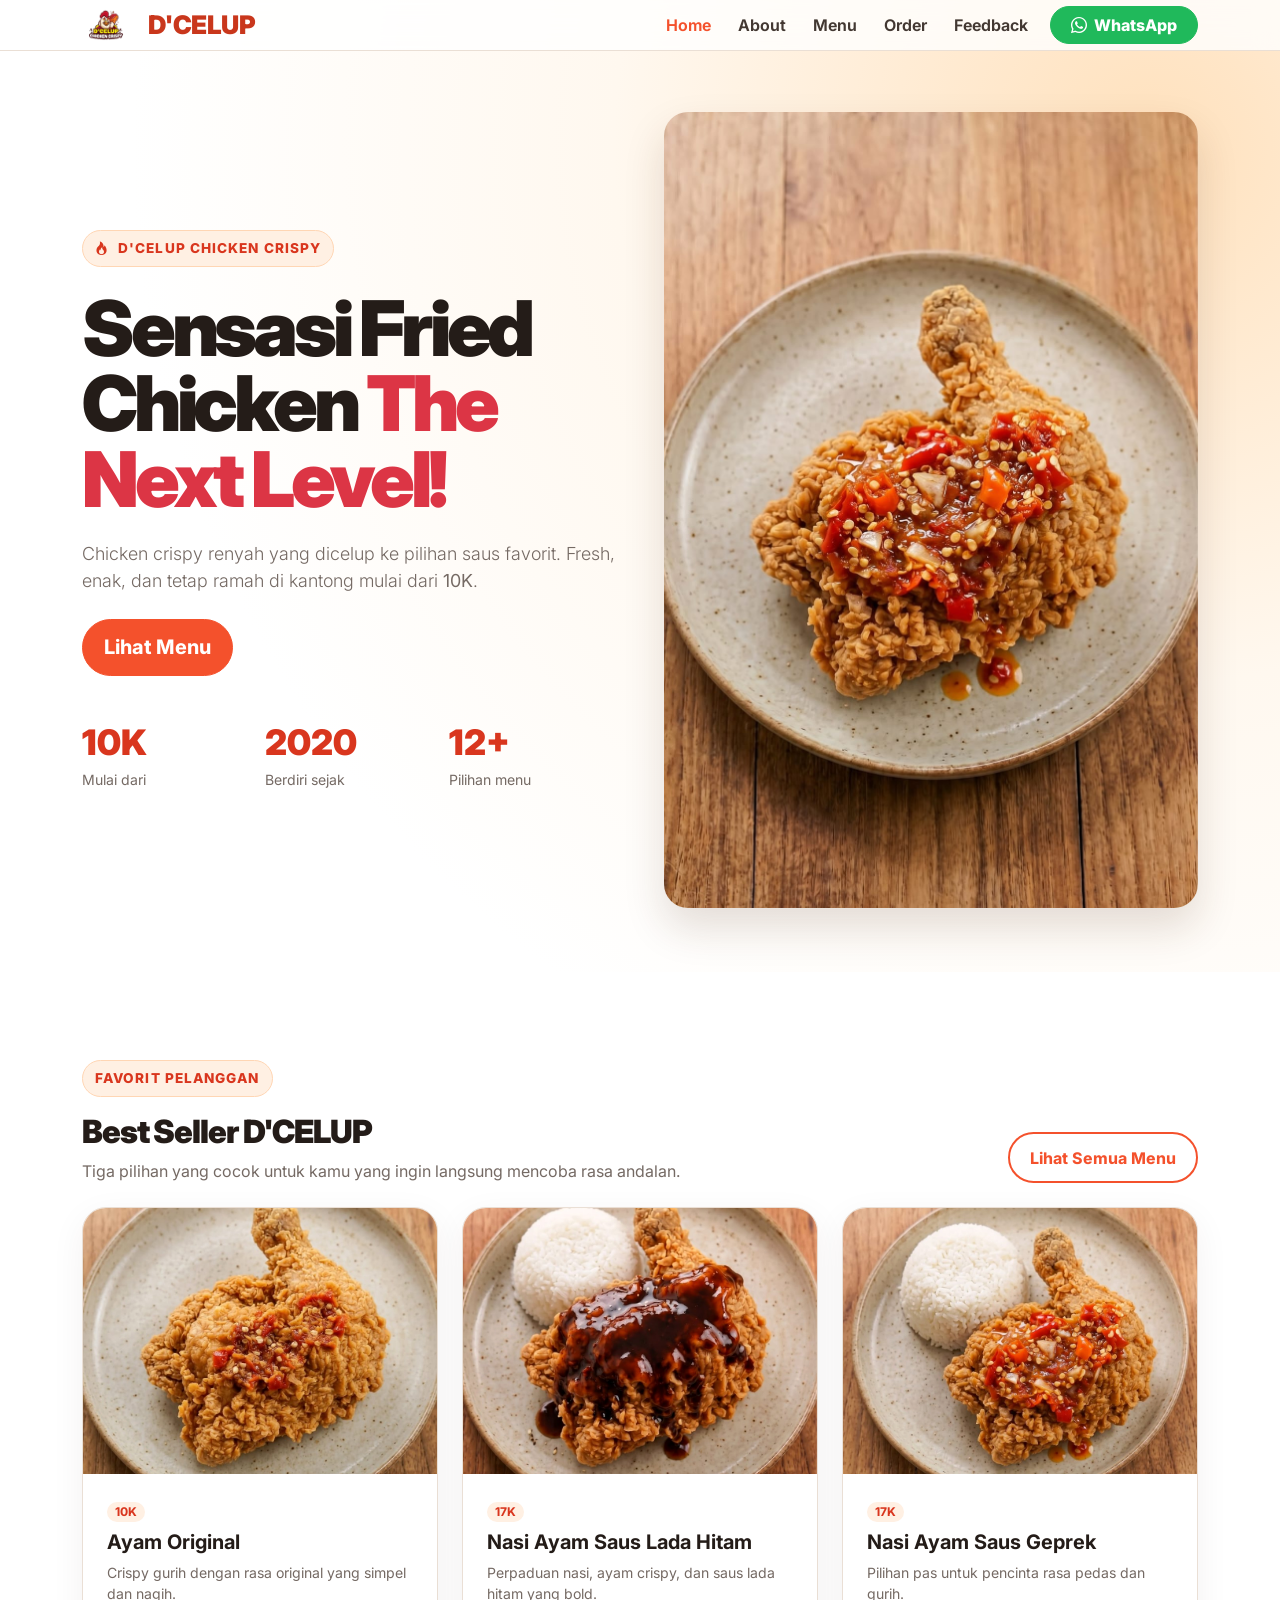
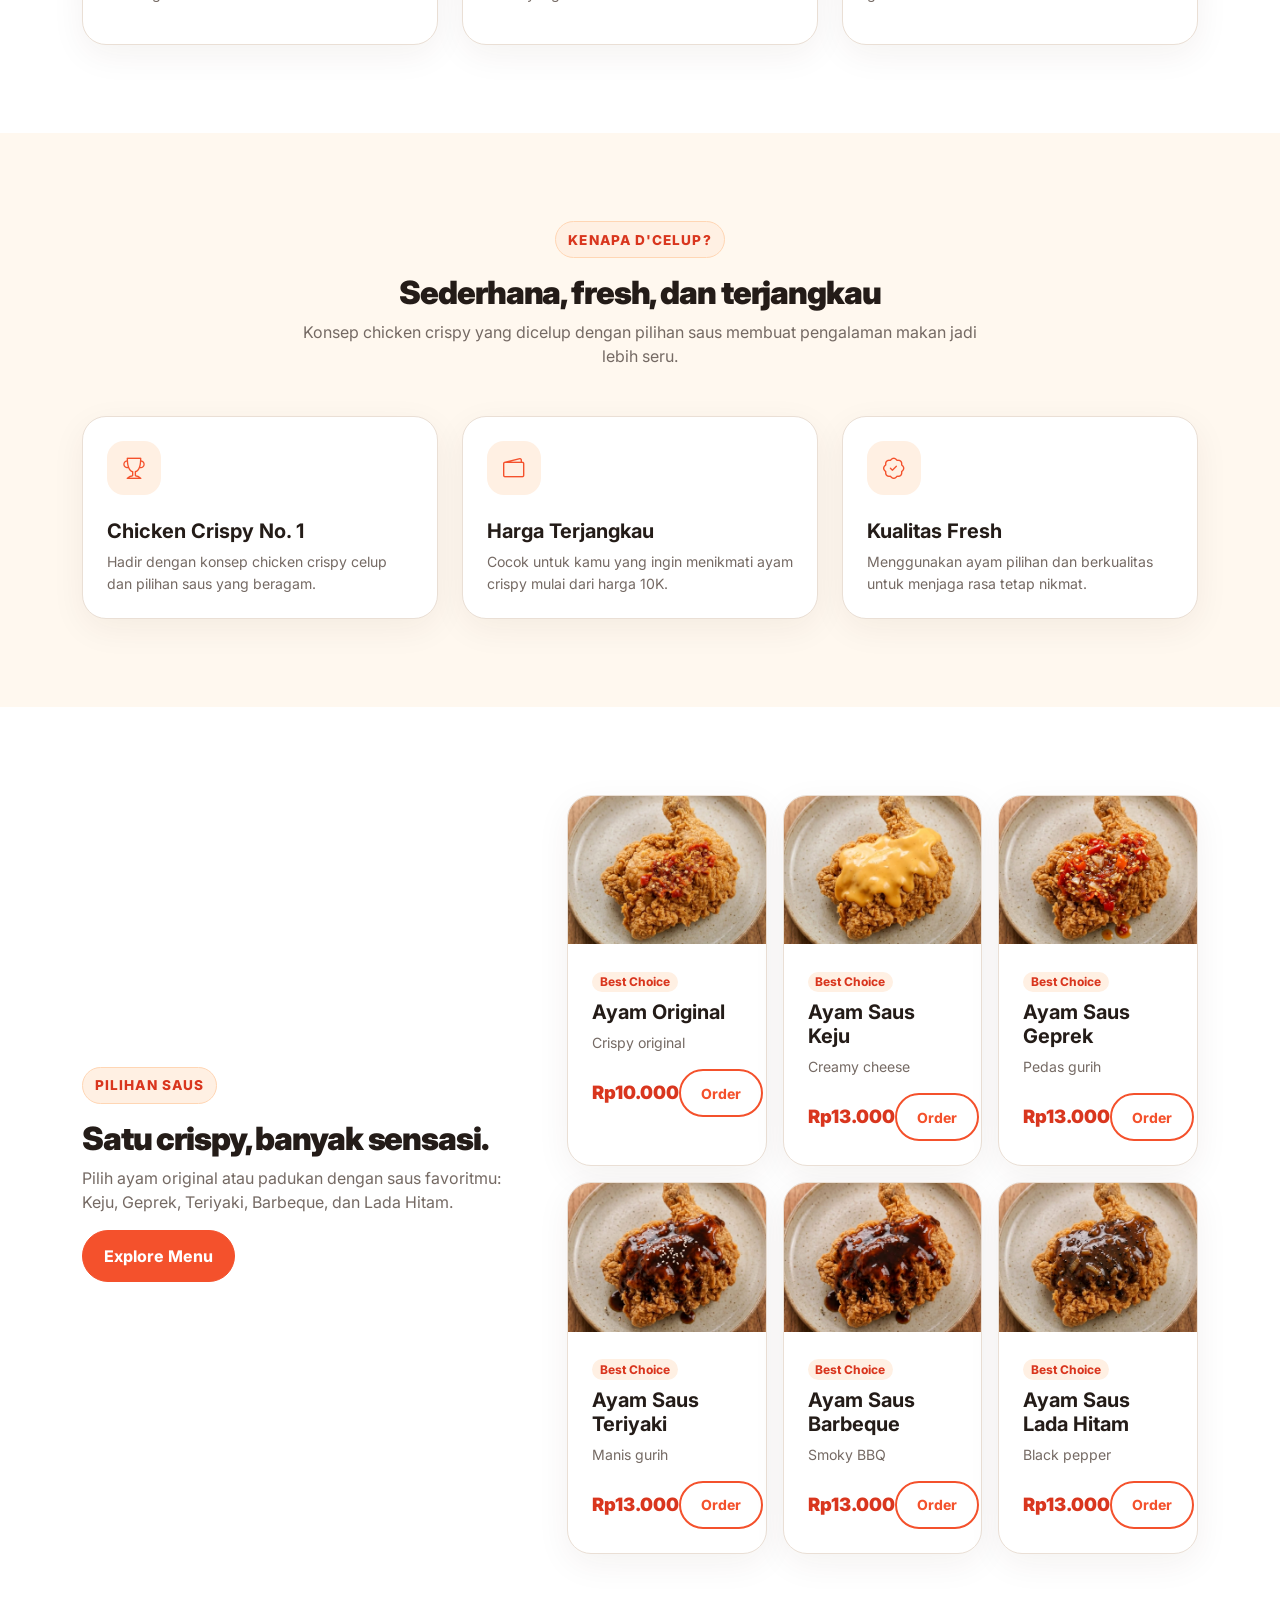
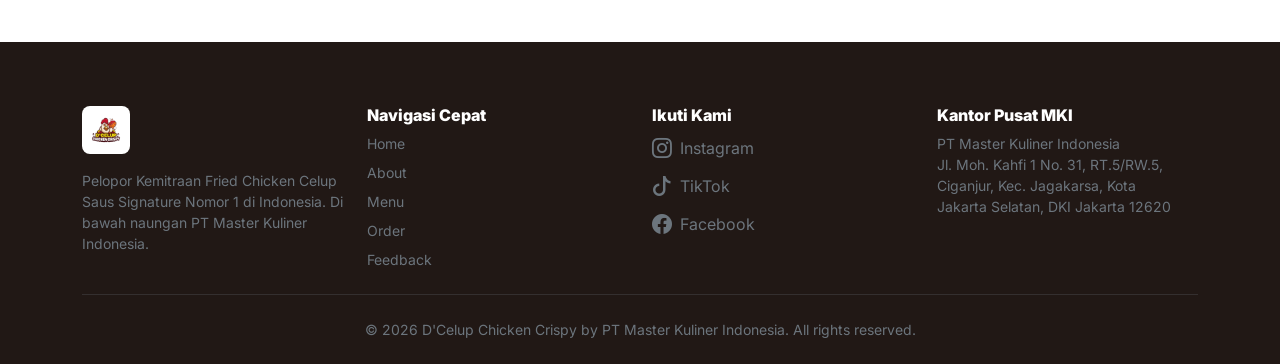
<file: index.html>
<!doctype html>
<html lang="id">

<head>
  <meta charset="utf-8">
  <meta name="viewport" content="width=device-width, initial-scale=1">
  <title>Home | D'CELUP Chicken Crispy</title>

  <link href="https://cdn.jsdelivr.net/npm/bootstrap@5.3.8/dist/css/bootstrap.min.css" rel="stylesheet">
  <link rel="preconnect" href="https://fonts.googleapis.com">
  <link rel="preconnect" href="https://fonts.gstatic.com" crossorigin>
  <link href="https://fonts.googleapis.com/css2?family=Inter:wght@400;500;600;700;800;900&display=swap"
    rel="stylesheet">
  <link href="https://cdn.jsdelivr.net/npm/bootstrap-icons@1.13.1/font/bootstrap-icons.min.css" rel="stylesheet">
  <link rel="stylesheet" href="css/style.css">

</head>

<body>

  <header>
    <nav class="navbar navbar-expand-xl fixed-top">
      <div class="container">
        <a class="navbar-brand d-flex align-items-center" href="index.html" aria-label="D'CELUP Home">
          <img src="images/logo/image.png" alt="D'CELUP Chicken Crispy" class="brand-logo">
          <span class="brand-text">D'CELUP</span>
        </a>
                                <button class="navbar-toggler border-0 shadow-none" type="button" data-bs-toggle="offcanvas" data-bs-target="#offcanvasNav"
          aria-controls="offcanvasNav" aria-label="Buka menu">
          <span class="navbar-toggler-icon"></span>
        </button>

        <div class="offcanvas offcanvas-end" tabindex="-1" id="offcanvasNav" aria-labelledby="offcanvasNavLabel">
          <div class="offcanvas-header border-bottom">
            <h5 class="offcanvas-title d-flex align-items-center" id="offcanvasNavLabel">
              <span class="brand-text fs-5">Menu Navigasi</span>
            </h5>
            <button type="button" class="btn-close shadow-none" data-bs-dismiss="offcanvas" aria-label="Tutup"></button>
          </div>
          <div class="offcanvas-body">
            <ul class="navbar-nav ms-auto align-items-xl-center">
            <li class="nav-item"><a class="nav-link active" href="index.html">Home</a></li>
            <li class="nav-item"><a class="nav-link " href="about.html">About</a>
            </li>
            <li class="nav-item"><a class="nav-link " href="menu.html">Menu</a></li>
            <li class="nav-item"><a class="nav-link " href="order.html">Order</a></li>
            <li class="nav-item"><a class="nav-link " href="feedback.html">Feedback</a>
            </li>
            <li class="nav-item ms-xl-2 mt-2 mt-xl-0">
              <a class="btn wa-btn px-3 py-2"
                href="https://wa.me/6285345034011?text=Halo D'CELUP, saya ingin memesan.%0ANama Pembeli: %0AMenu: %0AJumlah: %0AAmbil Jam Berapa: %0AKeterangan: "
                target="_blank" rel="noopener">
                <i class="bi bi-whatsapp me-1"></i> WhatsApp
              </a>
            </li>
          </ul>
          </div>
        </div>
      </div>
    </nav>
  </header>

  <main>
    <section class="hero">
      <div class="container">
        <div class="row align-items-center g-5">
          <div class="col-lg-6">
            <span class="kicker"><i class="bi bi-fire"></i> D'CELUP Chicken Crispy</span>
            <h1 class="mt-4">Sensasi Fried Chicken <span class="text-danger">The Next Level!</span></h1>
            <p class="lead mt-4">Chicken crispy renyah yang dicelup ke pilihan saus favorit. Fresh, enak, dan tetap
              ramah di kantong mulai dari <strong>10K</strong>.</p>
            <div class="d-flex flex-wrap gap-3 mt-4">
              <a href="menu.html" class="btn btn-brand btn-lg">Lihat Menu</a>
            </div>
            <div class="row g-3 mt-4">
              <div class="col-4">
                <div class="stat">10K</div>
                <div class="small-note">Mulai dari</div>
              </div>
              <div class="col-4">
                <div class="stat">2020</div>
                <div class="small-note">Berdiri sejak</div>
              </div>
              <div class="col-4">
                <div class="stat">12+</div>
                <div class="small-note">Pilihan menu</div>
              </div>
            </div>
          </div>
          <div class="col-lg-6">
            <img src="images/background.png" alt="Ilustrasi D'CELUP Chicken Crispy" class="hero-art">
          </div>
        </div>
      </div>
    </section>

    <section class="section">
      <div class="container">
        <div class="d-flex flex-column flex-lg-row justify-content-between align-items-lg-end gap-3 mb-4">
          <div><span class="kicker">Favorit pelanggan</span>
            <h2 class="section-title mt-3">Best Seller D'CELUP</h2>
            <p class="section-subtitle mb-0">Tiga pilihan yang cocok untuk kamu yang ingin langsung mencoba rasa
              andalan.</p>
          </div>
          <a href="menu.html" class="btn btn-outline-brand">Lihat Semua Menu</a>
        </div>
        <div class="row g-4">
          <div class="col-md-4">
            <article class="card-clean"><img src="images/ayam-original.jpg" alt="Ayam Original" class="product-img">
              <div class="p-4"><span class="badge badge-soft rounded-pill">10K</span>
                <h3 class="h5 fw-bold mt-2">Ayam Original</h3>
                <p class="small-note">Crispy gurih dengan rasa original yang simpel dan nagih.</p>
              </div>
            </article>
          </div>
          <div class="col-md-4">
            <article class="card-clean"><img src="images/nasi-lada-hitam.jpg" alt="Nasi Ayam Saus Lada Hitam"
                class="product-img">
              <div class="p-4"><span class="badge badge-soft rounded-pill">17K</span>
                <h3 class="h5 fw-bold mt-2">Nasi Ayam Saus Lada Hitam</h3>
                <p class="small-note">Perpaduan nasi, ayam crispy, dan saus lada hitam yang bold.</p>
              </div>
            </article>
          </div>
          <div class="col-md-4">
            <article class="card-clean"><img src="images/nasi-geprek.jpg" alt="Nasi Ayam Saus Geprek"
                class="product-img">
              <div class="p-4"><span class="badge badge-soft rounded-pill">17K</span>
                <h3 class="h5 fw-bold mt-2">Nasi Ayam Saus Geprek</h3>
                <p class="small-note">Pilihan pas untuk pencinta rasa pedas dan gurih.</p>
              </div>
            </article>
          </div>
        </div>
      </div>
    </section>

    <section class="section section-soft">
      <div class="container">
        <div class="text-center mb-5"><span class="kicker">Kenapa D'CELUP?</span>
          <h2 class="section-title mt-3">Sederhana, fresh, dan terjangkau</h2>
          <p class="section-subtitle mx-auto">Konsep chicken crispy yang dicelup dengan pilihan saus membuat pengalaman
            makan jadi lebih seru.</p>
        </div>
        <div class="row g-4">
          <div class="col-md-4">
            <article class="card-clean feature-card">
              <div class="icon-box"><i class="bi bi-trophy"></i></div>
              <h3 class="h5 fw-bold mt-4">Chicken Crispy No. 1</h3>
              <p class="small-note mb-0">Hadir dengan konsep chicken crispy celup dan pilihan saus yang beragam.</p>
            </article>
          </div>
          <div class="col-md-4">
            <article class="card-clean feature-card">
              <div class="icon-box"><i class="bi bi-wallet2"></i></div>
              <h3 class="h5 fw-bold mt-4">Harga Terjangkau</h3>
              <p class="small-note mb-0">Cocok untuk kamu yang ingin menikmati ayam crispy mulai dari harga 10K.</p>
            </article>
          </div>
          <div class="col-md-4">
            <article class="card-clean feature-card">
              <div class="icon-box"><i class="bi bi-patch-check"></i></div>
              <h3 class="h5 fw-bold mt-4">Kualitas Fresh</h3>
              <p class="small-note mb-0">Menggunakan ayam pilihan dan berkualitas untuk menjaga rasa tetap nikmat.</p>
            </article>
          </div>
        </div>
      </div>
    </section>

    <section class="section">
      <div class="container">
        <div class="row align-items-center g-5">
          <div class="col-lg-5"><span class="kicker">Pilihan saus</span>
            <h2 class="section-title mt-3">Satu crispy, banyak sensasi.</h2>
            <p class="section-subtitle">Pilih ayam original atau padukan dengan saus favoritmu: Keju, Geprek, Teriyaki,
              Barbeque, dan Lada Hitam.</p><a href="menu.html" class="btn btn-brand">Explore Menu</a>
          </div>
          <div class="col-lg-7">
            <div class="row g-3">
              <div class="col-sm-6 col-lg-4">
                <article class="card-clean">
                  <img src="images/ayam-original.jpg" alt="Ayam Original" class="product-img">
                  <div class="p-4">
                    <span class="badge badge-soft rounded-pill mb-2">Best Choice</span>
                    <h3 class="h5 fw-bold">Ayam Original</h3>
                    <p class="small-note mb-3">Crispy original</p>
                    <div class="d-flex justify-content-between align-items-center">
                      <span class="price">Rp10.000</span>
                      <a href="order.html" class="btn btn-sm btn-outline-brand">Order</a>
                    </div>
                  </div>
                </article>
              </div>
              <div class="col-sm-6 col-lg-4">
                <article class="card-clean">
                  <img src="images/ayam-keju.jpg" alt="Ayam Saus Keju" class="product-img">
                  <div class="p-4">
                    <span class="badge badge-soft rounded-pill mb-2">Best Choice</span>
                    <h3 class="h5 fw-bold">Ayam Saus Keju</h3>
                    <p class="small-note mb-3">Creamy cheese</p>
                    <div class="d-flex justify-content-between align-items-center">
                      <span class="price">Rp13.000</span>
                      <a href="order.html" class="btn btn-sm btn-outline-brand">Order</a>
                    </div>
                  </div>
                </article>
              </div>
              <div class="col-sm-6 col-lg-4">
                <article class="card-clean">
                  <img src="images/ayam-geprek.jpg" alt="Ayam Saus Geprek" class="product-img">
                  <div class="p-4">
                    <span class="badge badge-soft rounded-pill mb-2">Best Choice</span>
                    <h3 class="h5 fw-bold">Ayam Saus Geprek</h3>
                    <p class="small-note mb-3">Pedas gurih</p>
                    <div class="d-flex justify-content-between align-items-center">
                      <span class="price">Rp13.000</span>
                      <a href="order.html" class="btn btn-sm btn-outline-brand">Order</a>
                    </div>
                  </div>
                </article>
              </div>
              <div class="col-sm-6 col-lg-4">
                <article class="card-clean">
                  <img src="images/ayam-teriyaki.jpg" alt="Ayam Saus Teriyaki" class="product-img">
                  <div class="p-4">
                    <span class="badge badge-soft rounded-pill mb-2">Best Choice</span>
                    <h3 class="h5 fw-bold">Ayam Saus Teriyaki</h3>
                    <p class="small-note mb-3">Manis gurih</p>
                    <div class="d-flex justify-content-between align-items-center">
                      <span class="price">Rp13.000</span>
                      <a href="order.html" class="btn btn-sm btn-outline-brand">Order</a>
                    </div>
                  </div>
                </article>
              </div>
              <div class="col-sm-6 col-lg-4">
                <article class="card-clean">
                  <img src="images/ayam-bbq.jpg" alt="Ayam Saus Barbeque" class="product-img">
                  <div class="p-4">
                    <span class="badge badge-soft rounded-pill mb-2">Best Choice</span>
                    <h3 class="h5 fw-bold">Ayam Saus Barbeque</h3>
                    <p class="small-note mb-3">Smoky BBQ</p>
                    <div class="d-flex justify-content-between align-items-center">
                      <span class="price">Rp13.000</span>
                      <a href="order.html" class="btn btn-sm btn-outline-brand">Order</a>
                    </div>
                  </div>
                </article>
              </div>
              <div class="col-sm-6 col-lg-4">
                <article class="card-clean">
                  <img src="images/ayam-lada-hitam.jpg" alt="Ayam Saus Lada Hitam" class="product-img">
                  <div class="p-4">
                    <span class="badge badge-soft rounded-pill mb-2">Best Choice</span>
                    <h3 class="h5 fw-bold">Ayam Saus Lada Hitam</h3>
                    <p class="small-note mb-3">Black pepper</p>
                    <div class="d-flex justify-content-between align-items-center">
                      <span class="price">Rp13.000</span>
                      <a href="order.html" class="btn btn-sm btn-outline-brand">Order</a>
                    </div>
                  </div>
                </article>
              </div>
            </div>
          </div>
        </div>
      </div>
    </section>
  </main>


  <footer class="footer">
    <div class="container">
      <div class="row g-4">
        <!-- Kolom 1: Brand & Deskripsi -->
        <div class="col-lg-3">
          <img src="images/logo/image.png" alt="D'CELUP Chicken Crispy" class="brand-logo bg-white rounded-3 p-1 mb-3">
          <p class="mb-0 small text-secondary">Pelopor Kemitraan Fried Chicken Celup Saus Signature Nomor 1 di
            Indonesia. Di bawah naungan PT Master Kuliner Indonesia.</p>
        </div>

        <!-- Kolom 2: Peta Situs (Sitemap) -->
        <div class="col-6 col-md-4 col-lg-3">
          <h6 class="footer-title">Navigasi Cepat</h6>
          <div class="d-flex flex-column gap-2 small">
            <a href="index.html" class="text-decoration-none text-secondary hover-text-primary">Home</a>
            <a href="about.html" class="text-decoration-none text-secondary hover-text-primary">About</a>
            <a href="menu.html" class="text-decoration-none text-secondary hover-text-primary">Menu</a>
            <a href="order.html" class="text-decoration-none text-secondary hover-text-primary">Order</a>
            <a href="feedback.html" class="text-decoration-none text-secondary hover-text-primary">Feedback</a>
          </div>
        </div>

        <!-- Kolom 3: Ikuti Kami -->
        <div class="col-6 col-md-4 col-lg-3">
          <h6 class="footer-title">Ikuti Kami</h6>
          <div class="d-flex flex-column gap-2">
            <a href="https://www.instagram.com/dcelupchickencrispy.id/" target="_blank" rel="noopener"
              class="text-decoration-none text-secondary hover-text-primary d-flex align-items-center gap-2">
              <i class="bi bi-instagram fs-5"></i> Instagram
            </a>
            <a href="https://www.tiktok.com/@dcelupchickencrispy.id" target="_blank" rel="noopener"
              class="text-decoration-none text-secondary hover-text-primary d-flex align-items-center gap-2">
              <i class="bi bi-tiktok fs-5"></i> TikTok
            </a>
            <a href="https://www.facebook.com/p/Bisnis-Dcelup-Chicken-Crispy-61556764181419/" target="_blank"
              rel="noopener"
              class="text-decoration-none text-secondary hover-text-primary d-flex align-items-center gap-2">
              <i class="bi bi-facebook fs-5"></i> Facebook
            </a>
          </div>
        </div>

        <!-- Kolom 4: Kantor Pusat -->
        <div class="col-md-4 col-lg-3">
          <h6 class="footer-title">Kantor Pusat MKI</h6>
          <p class="mb-0 small text-secondary">PT Master Kuliner Indonesia<br>Jl. Moh. Kahfi 1 No. 31,
            RT.5/RW.5,<br>Ciganjur, Kec. Jagakarsa, Kota<br>Jakarta Selatan, DKI Jakarta 12620</p>
        </div>
      </div>
      <hr class="border-secondary my-4 opacity-25">
      <div class="text-center small text-secondary">
        <span>&copy; 2026 D'Celup Chicken Crispy by PT Master Kuliner Indonesia. All rights reserved.</span>
      </div>
    </div>
  </footer>
  <script src="https://cdn.jsdelivr.net/npm/bootstrap@5.3.8/dist/js/bootstrap.bundle.min.js"></script>
</body>

</html>
</file>
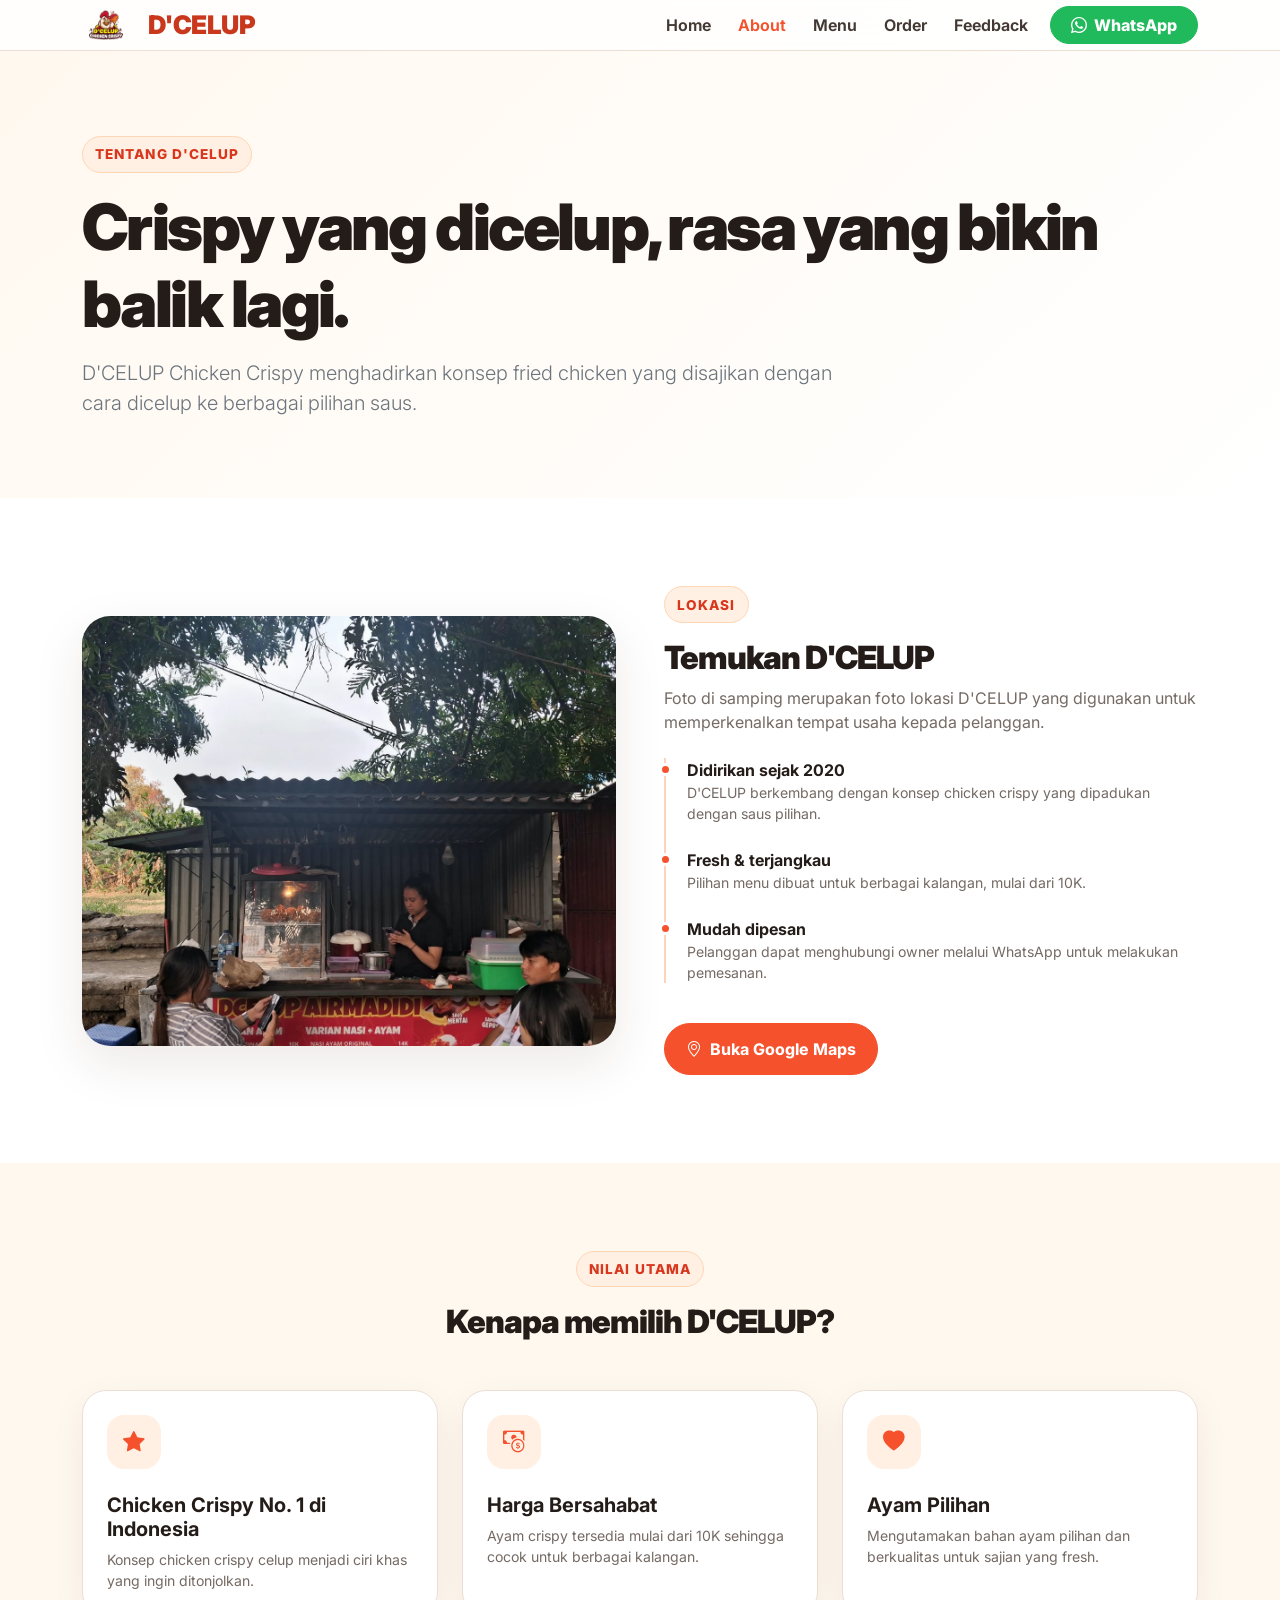
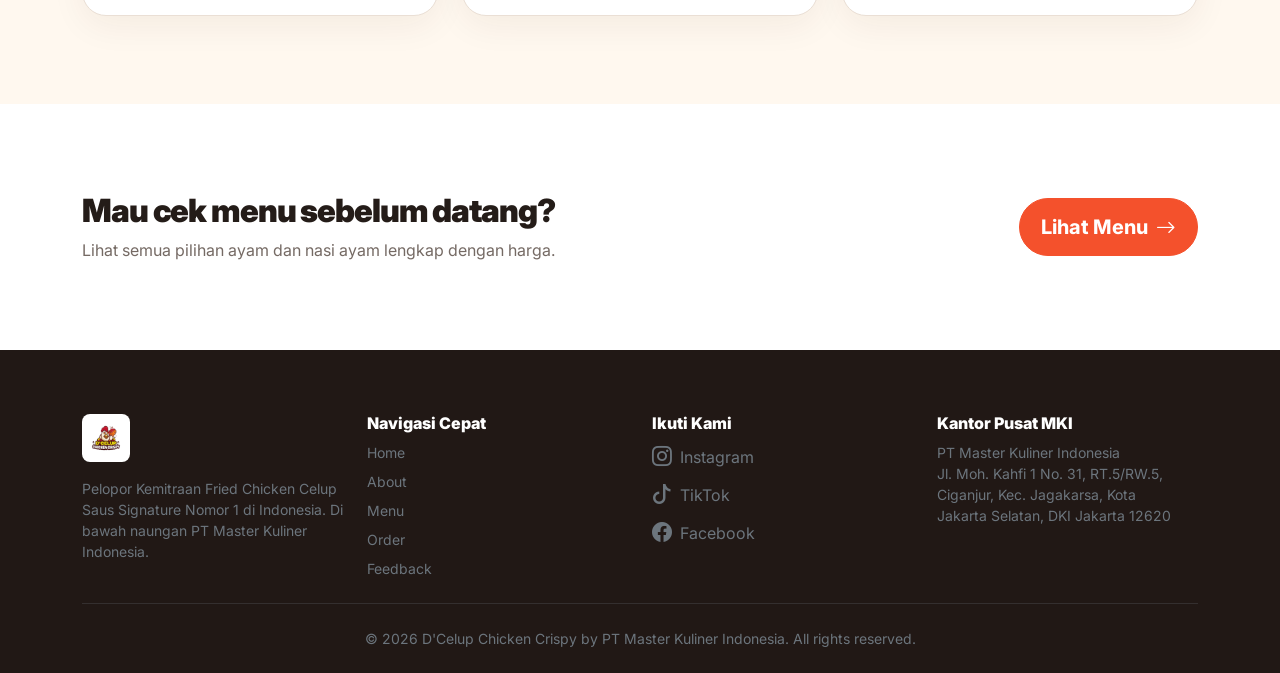
<file: about.html>
<!doctype html>
<html lang="id">

<head>
  <meta charset="utf-8">
  <meta name="viewport" content="width=device-width, initial-scale=1">
  <title>About | D'CELUP Chicken Crispy</title>

  <link href="https://cdn.jsdelivr.net/npm/bootstrap@5.3.8/dist/css/bootstrap.min.css" rel="stylesheet">
  <link rel="preconnect" href="https://fonts.googleapis.com">
  <link rel="preconnect" href="https://fonts.gstatic.com" crossorigin>
  <link href="https://fonts.googleapis.com/css2?family=Inter:wght@400;500;600;700;800;900&display=swap"
    rel="stylesheet">
  <link href="https://cdn.jsdelivr.net/npm/bootstrap-icons@1.13.1/font/bootstrap-icons.min.css" rel="stylesheet">
  <link rel="stylesheet" href="css/style.css">

</head>

<body>

  <header>
    <nav class="navbar navbar-expand-xl fixed-top">
      <div class="container">
        <a class="navbar-brand d-flex align-items-center" href="index.html" aria-label="D'CELUP Home">
          <img src="images/logo/image.png" alt="D'CELUP Chicken Crispy" class="brand-logo">
          <span class="brand-text">D'CELUP</span>
        </a>
                                <button class="navbar-toggler border-0 shadow-none" type="button" data-bs-toggle="offcanvas" data-bs-target="#offcanvasNav"
          aria-controls="offcanvasNav" aria-label="Buka menu">
          <span class="navbar-toggler-icon"></span>
        </button>

        <div class="offcanvas offcanvas-end" tabindex="-1" id="offcanvasNav" aria-labelledby="offcanvasNavLabel">
          <div class="offcanvas-header border-bottom">
            <h5 class="offcanvas-title d-flex align-items-center" id="offcanvasNavLabel">
              <span class="brand-text fs-5">Menu Navigasi</span>
            </h5>
            <button type="button" class="btn-close shadow-none" data-bs-dismiss="offcanvas" aria-label="Tutup"></button>
          </div>
          <div class="offcanvas-body">
            <ul class="navbar-nav ms-auto align-items-xl-center">
            <li class="nav-item"><a class="nav-link" href="index.html">Home</a></li>
            <li class="nav-item"><a class="nav-link active" href="about.html">About</a>
            </li>
            <li class="nav-item"><a class="nav-link" href="menu.html">Menu</a></li>
            <li class="nav-item"><a class="nav-link" href="order.html">Order</a></li>
            <li class="nav-item"><a class="nav-link" href="feedback.html">Feedback</a>
            </li>
            <li class="nav-item ms-xl-2 mt-2 mt-xl-0">
              <a class="btn wa-btn px-3 py-2"
                href="https://api.whatsapp.com/send/?phone=6281233300582&text=Halo+Mba+Fauziah%2C+saya+tertarik+dengan+info+kemitraan+D%27Celup+Chicken+Crispy&type=phone_number&app_absent=0"
                target="_blank" rel="noopener">
                <i class="bi bi-whatsapp me-1"></i> WhatsApp
              </a>
            </li>
          </ul>
          </div>
        </div>
      </div>
    </nav>
  </header>

  <main>
    <section class="page-hero">
      <div class="container"><span class="kicker">Tentang D'CELUP</span>
        <h1 class="display-3 mt-3">Crispy yang dicelup, rasa yang bikin balik lagi.</h1>
        <p class="lead text-secondary mt-3" style="max-width:780px">D'CELUP Chicken Crispy menghadirkan konsep fried
          chicken yang disajikan dengan cara dicelup ke berbagai pilihan saus.</p>
      </div>
    </section>

    <section class="section">
      <div class="container">
        <div class="row align-items-center g-5">
          <div class="col-lg-6"><img src="images/location.jpg" alt="Lokasi D'CELUP Chicken Crispy" class="location-img">
          </div>
          <div class="col-lg-6">
            <span class="kicker">Lokasi</span>
            <h2 class="section-title mt-3">Temukan D'CELUP</h2>
            <p class="section-subtitle">Foto di samping merupakan foto lokasi D'CELUP yang digunakan untuk
              memperkenalkan tempat usaha kepada pelanggan.</p>
            <div class="timeline mt-4">
              <div class="timeline-item"><strong>Didirikan sejak 2020</strong>
                <p class="small-note mb-0">D'CELUP berkembang dengan konsep chicken crispy yang dipadukan dengan saus
                  pilihan.</p>
              </div>
              <div class="timeline-item"><strong>Fresh & terjangkau</strong>
                <p class="small-note mb-0">Pilihan menu dibuat untuk berbagai kalangan, mulai dari 10K.</p>
              </div>
              <div class="timeline-item"><strong>Mudah dipesan</strong>
                <p class="small-note mb-0">Pelanggan dapat menghubungi owner melalui WhatsApp untuk melakukan pemesanan.
                </p>
              </div>
            </div>
            <a href="https://maps.app.goo.gl/TrdpusA5huwTxyD39?g_st=ac" target="_blank" rel="noopener"
              class="btn btn-brand mt-3"><i class="bi bi-geo-alt me-1"></i> Buka Google Maps</a>
          </div>
        </div>
      </div>
    </section>

    <section class="section section-soft">
      <div class="container">
        <div class="text-center mb-5"><span class="kicker">Nilai utama</span>
          <h2 class="section-title mt-3">Kenapa memilih D'CELUP?</h2>
        </div>
        <div class="row g-4">
          <div class="col-md-4">
            <article class="card-clean feature-card">
              <div class="icon-box"><i class="bi bi-star-fill"></i></div>
              <h3 class="h5 fw-bold mt-4">Chicken Crispy No. 1 di Indonesia</h3>
              <p class="small-note mb-0">Konsep chicken crispy celup menjadi ciri khas yang ingin ditonjolkan.</p>
            </article>
          </div>
          <div class="col-md-4">
            <article class="card-clean feature-card">
              <div class="icon-box"><i class="bi bi-cash-coin"></i></div>
              <h3 class="h5 fw-bold mt-4">Harga Bersahabat</h3>
              <p class="small-note mb-0">Ayam crispy tersedia mulai dari 10K sehingga cocok untuk berbagai kalangan.</p>
            </article>
          </div>
          <div class="col-md-4">
            <article class="card-clean feature-card">
              <div class="icon-box"><i class="bi bi-heart-fill"></i></div>
              <h3 class="h5 fw-bold mt-4">Ayam Pilihan</h3>
              <p class="small-note mb-0">Mengutamakan bahan ayam pilihan dan berkualitas untuk sajian yang fresh.</p>
            </article>
          </div>
        </div>
      </div>
    </section>

    <section class="section">
      <div class="container">
        <div class="row g-4 align-items-center">
          <div class="col-lg-8">
            <h2 class="section-title">Mau cek menu sebelum datang?</h2>
            <p class="section-subtitle mb-0">Lihat semua pilihan ayam dan nasi ayam lengkap dengan harga.</p>
          </div>
          <div class="col-lg-4 text-lg-end"><a href="menu.html" class="btn btn-brand btn-lg">Lihat Menu <i
                class="bi bi-arrow-right ms-1"></i></a></div>
        </div>
      </div>
    </section>
  </main>


  <footer class="footer">
    <div class="container">
      <div class="row g-4">
        <!-- Kolom 1: Brand & Deskripsi -->
        <div class="col-lg-3">
          <img src="images/logo/image.png" alt="D'CELUP Chicken Crispy" class="brand-logo bg-white rounded-3 p-1 mb-3">
          <p class="mb-0 small text-secondary">Pelopor Kemitraan Fried Chicken Celup Saus Signature Nomor 1 di
            Indonesia. Di bawah naungan PT Master Kuliner Indonesia.</p>
        </div>

        <!-- Kolom 2: Peta Situs (Sitemap) -->
        <div class="col-6 col-md-4 col-lg-3">
          <h6 class="footer-title">Navigasi Cepat</h6>
          <div class="d-flex flex-column gap-2 small">
            <a href="index.html" class="text-decoration-none text-secondary hover-text-primary">Home</a>
            <a href="about.html" class="text-decoration-none text-secondary hover-text-primary">About</a>
            <a href="menu.html" class="text-decoration-none text-secondary hover-text-primary">Menu</a>
            <a href="order.html" class="text-decoration-none text-secondary hover-text-primary">Order</a>
            <a href="feedback.html" class="text-decoration-none text-secondary hover-text-primary">Feedback</a>
          </div>
        </div>

        <!-- Kolom 3: Ikuti Kami -->
        <div class="col-6 col-md-4 col-lg-3">
          <h6 class="footer-title">Ikuti Kami</h6>
          <div class="d-flex flex-column gap-2">
            <a href="https://www.instagram.com/dcelupchickencrispy.id/" target="_blank" rel="noopener"
              class="text-decoration-none text-secondary hover-text-primary d-flex align-items-center gap-2">
              <i class="bi bi-instagram fs-5"></i> Instagram
            </a>
            <a href="https://www.tiktok.com/@dcelupchickencrispy.id" target="_blank" rel="noopener"
              class="text-decoration-none text-secondary hover-text-primary d-flex align-items-center gap-2">
              <i class="bi bi-tiktok fs-5"></i> TikTok
            </a>
            <a href="https://www.facebook.com/p/Bisnis-Dcelup-Chicken-Crispy-61556764181419/" target="_blank"
              rel="noopener"
              class="text-decoration-none text-secondary hover-text-primary d-flex align-items-center gap-2">
              <i class="bi bi-facebook fs-5"></i> Facebook
            </a>
          </div>
        </div>

        <!-- Kolom 4: Kantor Pusat -->
        <div class="col-md-4 col-lg-3">
          <h6 class="footer-title">Kantor Pusat MKI</h6>
          <p class="mb-0 small text-secondary">PT Master Kuliner Indonesia<br>Jl. Moh. Kahfi 1 No. 31,
            RT.5/RW.5,<br>Ciganjur, Kec. Jagakarsa, Kota<br>Jakarta Selatan, DKI Jakarta 12620</p>
        </div>
      </div>
      <hr class="border-secondary my-4 opacity-25">
      <div class="text-center small text-secondary">
        <span>&copy; 2026 D'Celup Chicken Crispy by PT Master Kuliner Indonesia. All rights reserved.</span>
      </div>
    </div>
  </footer>
  <script src="https://cdn.jsdelivr.net/npm/bootstrap@5.3.8/dist/js/bootstrap.bundle.min.js"></script>
</body>

</html>
</file>
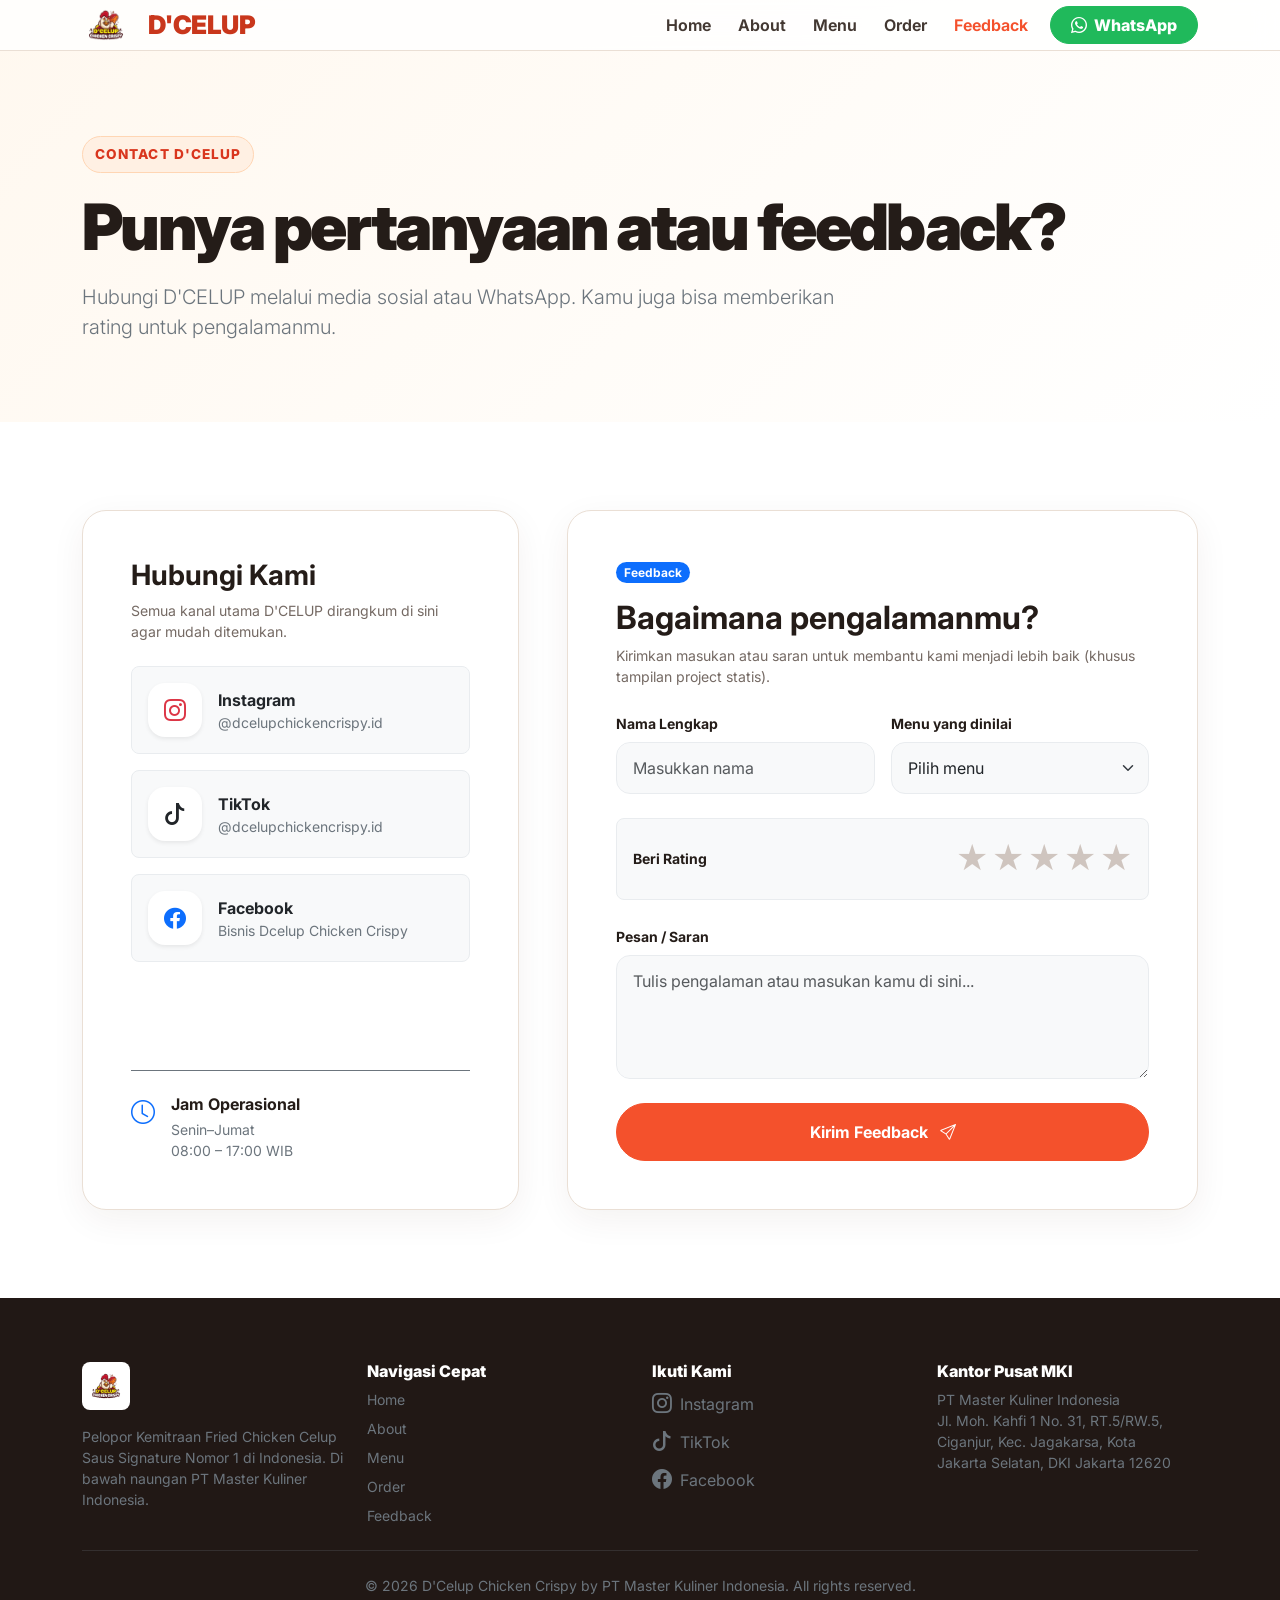
<file: feedback.html>
<!doctype html>
<html lang="id">

<head>
  <meta charset="utf-8">
  <meta name="viewport" content="width=device-width, initial-scale=1">
  <title>Feedback | D'CELUP Chicken Crispy</title>

  <link href="https://cdn.jsdelivr.net/npm/bootstrap@5.3.8/dist/css/bootstrap.min.css" rel="stylesheet">
  <link rel="preconnect" href="https://fonts.googleapis.com">
  <link rel="preconnect" href="https://fonts.gstatic.com" crossorigin>
  <link href="https://fonts.googleapis.com/css2?family=Inter:wght@400;500;600;700;800;900&display=swap"
    rel="stylesheet">
  <link href="https://cdn.jsdelivr.net/npm/bootstrap-icons@1.13.1/font/bootstrap-icons.min.css" rel="stylesheet">
  <link rel="stylesheet" href="css/style.css">

</head>

<body>

  <header>
    <nav class="navbar navbar-expand-xl fixed-top">
      <div class="container">
        <a class="navbar-brand d-flex align-items-center" href="index.html" aria-label="D'CELUP Home">
          <img src="images/logo/image.png" alt="D'CELUP Chicken Crispy" class="brand-logo">
          <span class="brand-text">D'CELUP</span>
        </a>
                                <button class="navbar-toggler border-0 shadow-none" type="button" data-bs-toggle="offcanvas" data-bs-target="#offcanvasNav"
          aria-controls="offcanvasNav" aria-label="Buka menu">
          <span class="navbar-toggler-icon"></span>
        </button>

        <div class="offcanvas offcanvas-end" tabindex="-1" id="offcanvasNav" aria-labelledby="offcanvasNavLabel">
          <div class="offcanvas-header border-bottom">
            <h5 class="offcanvas-title d-flex align-items-center" id="offcanvasNavLabel">
              <span class="brand-text fs-5">Menu Navigasi</span>
            </h5>
            <button type="button" class="btn-close shadow-none" data-bs-dismiss="offcanvas" aria-label="Tutup"></button>
          </div>
          <div class="offcanvas-body">
            <ul class="navbar-nav ms-auto align-items-xl-center">
            <li class="nav-item"><a class="nav-link" href="index.html">Home</a></li>
            <li class="nav-item"><a class="nav-link" href="about.html">About</a>
            </li>
            <li class="nav-item"><a class="nav-link" href="menu.html">Menu</a></li>
            <li class="nav-item"><a class="nav-link" href="order.html">Order</a>
            </li>
            <li class="nav-item"><a class="nav-link active" href="feedback.html">Feedback</a>
            </li>
            <li class="nav-item ms-xl-2 mt-2 mt-xl-0">
              <a class="btn wa-btn px-3 py-2"
                href="https://api.whatsapp.com/send/?phone=6281233300582&text=Halo+Mba+Fauziah%2C+saya+tertarik+dengan+info+kemitraan+D%27Celup+Chicken+Crispy&type=phone_number&app_absent=0"
                target="_blank" rel="noopener">
                <i class="bi bi-whatsapp me-1"></i> WhatsApp
              </a>
            </li>
          </ul>
          </div>
        </div>
      </div>
    </nav>
  </header>

  <main>
    <section class="page-hero">
      <div class="container"><span class="kicker">Contact D'CELUP</span>
        <h1 class="display-3 mt-3">Punya pertanyaan atau feedback?</h1>
        <p class="lead text-secondary mt-3" style="max-width:760px">Hubungi D'CELUP melalui media sosial atau WhatsApp.
          Kamu juga bisa memberikan rating untuk pengalamanmu.</p>
      </div>
    </section>

    <section class="section">
      <div class="container">
        <div class="row g-4 g-lg-5 align-items-stretch">
          <!-- Kolom Kontak / Info -->
          <div class="col-lg-5">
            <div class="card-clean h-100 p-4 p-md-5 d-flex flex-column">
              <h2 class="h3 fw-bold">Hubungi Kami</h2>
              <p class="small-note mb-4">Semua kanal utama D'CELUP dirangkum di sini agar mudah ditemukan.</p>

              <div class="d-flex flex-column gap-3 mb-5">
                <a class="d-flex align-items-center gap-3 text-decoration-none text-dark p-3 rounded-3 border border-light-subtle bg-light transition-hover"
                  href="https://www.instagram.com/dcelupchickencrispy.id/" target="_blank" rel="noopener">
                  <div class="icon-box bg-white text-danger shadow-sm"><i class="bi bi-instagram"></i></div>
                  <div>
                    <div class="fw-bold">Instagram</div>
                    <div class="small text-secondary">@dcelupchickencrispy.id</div>
                  </div>
                </a>
                <a class="d-flex align-items-center gap-3 text-decoration-none text-dark p-3 rounded-3 border border-light-subtle bg-light transition-hover"
                  href="https://www.tiktok.com/@dcelupchickencrispy.id" target="_blank" rel="noopener">
                  <div class="icon-box bg-white text-dark shadow-sm"><i class="bi bi-tiktok"></i></div>
                  <div>
                    <div class="fw-bold">TikTok</div>
                    <div class="small text-secondary">@dcelupchickencrispy.id</div>
                  </div>
                </a>
                <a class="d-flex align-items-center gap-3 text-decoration-none text-dark p-3 rounded-3 border border-light-subtle bg-light transition-hover"
                  href="https://www.facebook.com/p/Bisnis-Dcelup-Chicken-Crispy-61556764181419/" target="_blank"
                  rel="noopener">
                  <div class="icon-box bg-white text-primary shadow-sm"><i class="bi bi-facebook"></i></div>
                  <div>
                    <div class="fw-bold">Facebook</div>
                    <div class="small text-secondary">Bisnis Dcelup Chicken Crispy</div>
                  </div>
                </a>
              </div>

              <div class="mt-auto pt-4 border-top border-secondary">
                <div class="d-flex align-items-start gap-3">
                  <i class="bi bi-clock fs-4 text-primary"></i>
                  <div>
                    <h3 class="h6 fw-bold mb-1">Jam Operasional</h3>
                    <p class="small text-secondary mb-0">Senin–Jumat<br>08:00 – 17:00 WIB</p>
                  </div>
                </div>
              </div>
            </div>
          </div>

          <!-- Kolom Form Feedback -->
          <div class="col-lg-7">
            <div class="card-clean h-100 p-4 p-md-5">
              <span class="badge text-bg-primary rounded-pill mb-2">Feedback</span>
              <h2 class="h2 fw-bold mt-2">Bagaimana pengalamanmu?</h2>
              <p class="small-note mb-4">Kirimkan masukan atau saran untuk membantu kami menjadi lebih baik (khusus
                tampilan project statis).</p>

              <form action="#" method="post">
                <div class="row g-3 mb-4">
                  <div class="col-md-6">
                    <label class="form-label fw-bold small">Nama Lengkap</label>
                    <input type="text" class="form-control bg-light border-light-subtle" placeholder="Masukkan nama"
                      required>
                  </div>
                  <div class="col-md-6">
                    <label for="menuFeedback" class="form-label fw-bold small">Menu yang dinilai</label>
                    <select id="menuFeedback" name="menu" class="form-select bg-light border-light-subtle" required>
                      <option value="" selected disabled>Pilih menu</option>
                      <optgroup label="Varian Ayam">
                        <option value="Ayam Original">Ayam Original</option>
                        <option value="Ayam Saus Keju">Ayam Saus Keju</option>
                        <option value="Ayam Saus Geprek">Ayam Saus Geprek</option>
                        <option value="Ayam Saus Teriyaki">Ayam Saus Teriyaki</option>
                        <option value="Ayam Saus Barbeque">Ayam Saus Barbeque</option>
                        <option value="Ayam Saus Lada Hitam">Ayam Saus Lada Hitam</option>
                      </optgroup>
                      <optgroup label="Varian Nasi + Ayam">
                        <option value="Nasi Ayam Original">Nasi Ayam Original</option>
                        <option value="Nasi Ayam Saus Keju">Nasi Ayam Saus Keju</option>
                        <option value="Nasi Ayam Saus Geprek">Nasi Ayam Saus Geprek</option>
                        <option value="Nasi Ayam Saus Teriyaki">Nasi Ayam Saus Teriyaki</option>
                        <option value="Nasi Ayam Saus Barbeque">Nasi Ayam Saus Barbeque</option>
                        <option value="Nasi Ayam Saus Lada Hitam">Nasi Ayam Saus Lada Hitam</option>
                      </optgroup>
                    </select>
                  </div>
                </div>

                <div
                  class="mb-4 bg-light p-3 rounded-3 border border-light-subtle d-flex justify-content-between align-items-center">
                  <label class="form-label fw-bold small mb-0">Beri Rating</label>
                  <div class="rating d-flex flex-row-reverse gap-1">
                    <input type="radio" id="star5" name="rating" value="5" required><label for="star5"
                      title="Sangat Bagus">★</label>
                    <input type="radio" id="star4" name="rating" value="4"><label for="star4" title="Bagus">★</label>
                    <input type="radio" id="star3" name="rating" value="3"><label for="star3" title="Cukup">★</label>
                    <input type="radio" id="star2" name="rating" value="2"><label for="star2" title="Kurang">★</label>
                    <input type="radio" id="star1" name="rating" value="1"><label for="star1"
                      title="Sangat Kurang">★</label>
                  </div>
                </div>

                <div class="mb-4">
                  <label class="form-label fw-bold small">Pesan / Saran</label>
                  <textarea class="form-control bg-light border-light-subtle" rows="4"
                    placeholder="Tulis pengalaman atau masukan kamu di sini..." required></textarea>
                </div>

                <button type="submit" class="btn btn-brand w-100 py-3 fw-bold">Kirim Feedback <i
                    class="bi bi-send ms-2"></i></button>
              </form>
            </div>
          </div>
        </div>
      </div>
    </section>
  </main>


  <footer class="footer">
    <div class="container">
      <div class="row g-4">
        <!-- Kolom 1: Brand & Deskripsi -->
        <div class="col-lg-3">
          <img src="images/logo/image.png" alt="D'CELUP Chicken Crispy" class="brand-logo bg-white rounded-3 p-1 mb-3">
          <p class="mb-0 small text-secondary">Pelopor Kemitraan Fried Chicken Celup Saus Signature Nomor 1 di
            Indonesia. Di bawah naungan PT Master Kuliner Indonesia.</p>
        </div>

        <!-- Kolom 2: Peta Situs (Sitemap) -->
        <div class="col-6 col-md-4 col-lg-3">
          <h6 class="footer-title">Navigasi Cepat</h6>
          <div class="d-flex flex-column gap-2 small">
            <a href="index.html" class="text-decoration-none text-secondary hover-text-primary">Home</a>
            <a href="about.html" class="text-decoration-none text-secondary hover-text-primary">About</a>
            <a href="menu.html" class="text-decoration-none text-secondary hover-text-primary">Menu</a>
            <a href="order.html" class="text-decoration-none text-secondary hover-text-primary">Order</a>
            <a href="feedback.html" class="text-decoration-none text-secondary hover-text-primary">Feedback</a>
          </div>
        </div>

        <!-- Kolom 3: Ikuti Kami -->
        <div class="col-6 col-md-4 col-lg-3">
          <h6 class="footer-title">Ikuti Kami</h6>
          <div class="d-flex flex-column gap-2">
            <a href="https://www.instagram.com/dcelupchickencrispy.id/" target="_blank" rel="noopener"
              class="text-decoration-none text-secondary hover-text-primary d-flex align-items-center gap-2">
              <i class="bi bi-instagram fs-5"></i> Instagram
            </a>
            <a href="https://www.tiktok.com/@dcelupchickencrispy.id" target="_blank" rel="noopener"
              class="text-decoration-none text-secondary hover-text-primary d-flex align-items-center gap-2">
              <i class="bi bi-tiktok fs-5"></i> TikTok
            </a>
            <a href="https://www.facebook.com/p/Bisnis-Dcelup-Chicken-Crispy-61556764181419/" target="_blank"
              rel="noopener"
              class="text-decoration-none text-secondary hover-text-primary d-flex align-items-center gap-2">
              <i class="bi bi-facebook fs-5"></i> Facebook
            </a>
          </div>
        </div>

        <!-- Kolom 4: Kantor Pusat -->
        <div class="col-md-4 col-lg-3">
          <h6 class="footer-title">Kantor Pusat MKI</h6>
          <p class="mb-0 small text-secondary">PT Master Kuliner Indonesia<br>Jl. Moh. Kahfi 1 No. 31,
            RT.5/RW.5,<br>Ciganjur, Kec. Jagakarsa, Kota<br>Jakarta Selatan, DKI Jakarta 12620</p>
        </div>
      </div>
      <hr class="border-secondary my-4 opacity-25">
      <div class="text-center small text-secondary">
        <span>&copy; 2026 D'Celup Chicken Crispy by PT Master Kuliner Indonesia. All rights reserved.</span>
      </div>
    </div>
  </footer>
  <script src="https://cdn.jsdelivr.net/npm/bootstrap@5.3.8/dist/js/bootstrap.bundle.min.js"></script>
</body>

</html>
</file>
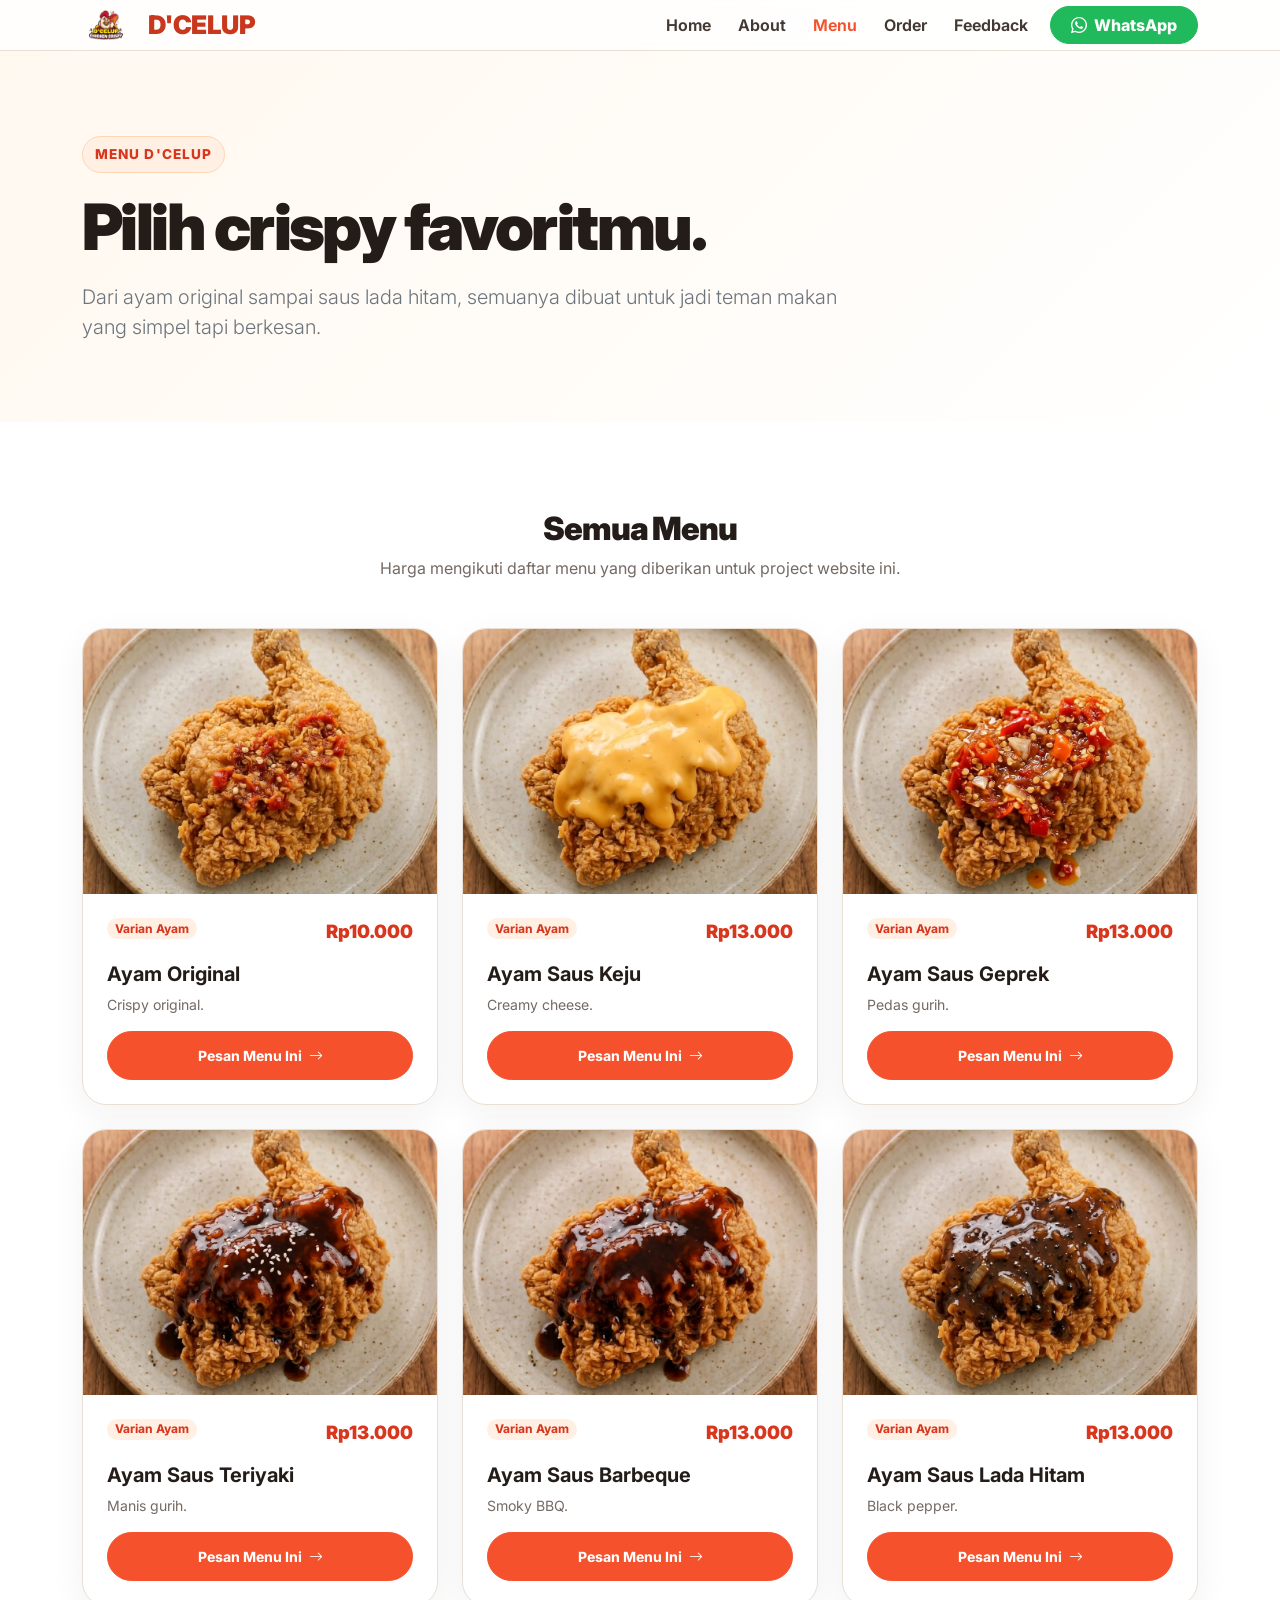
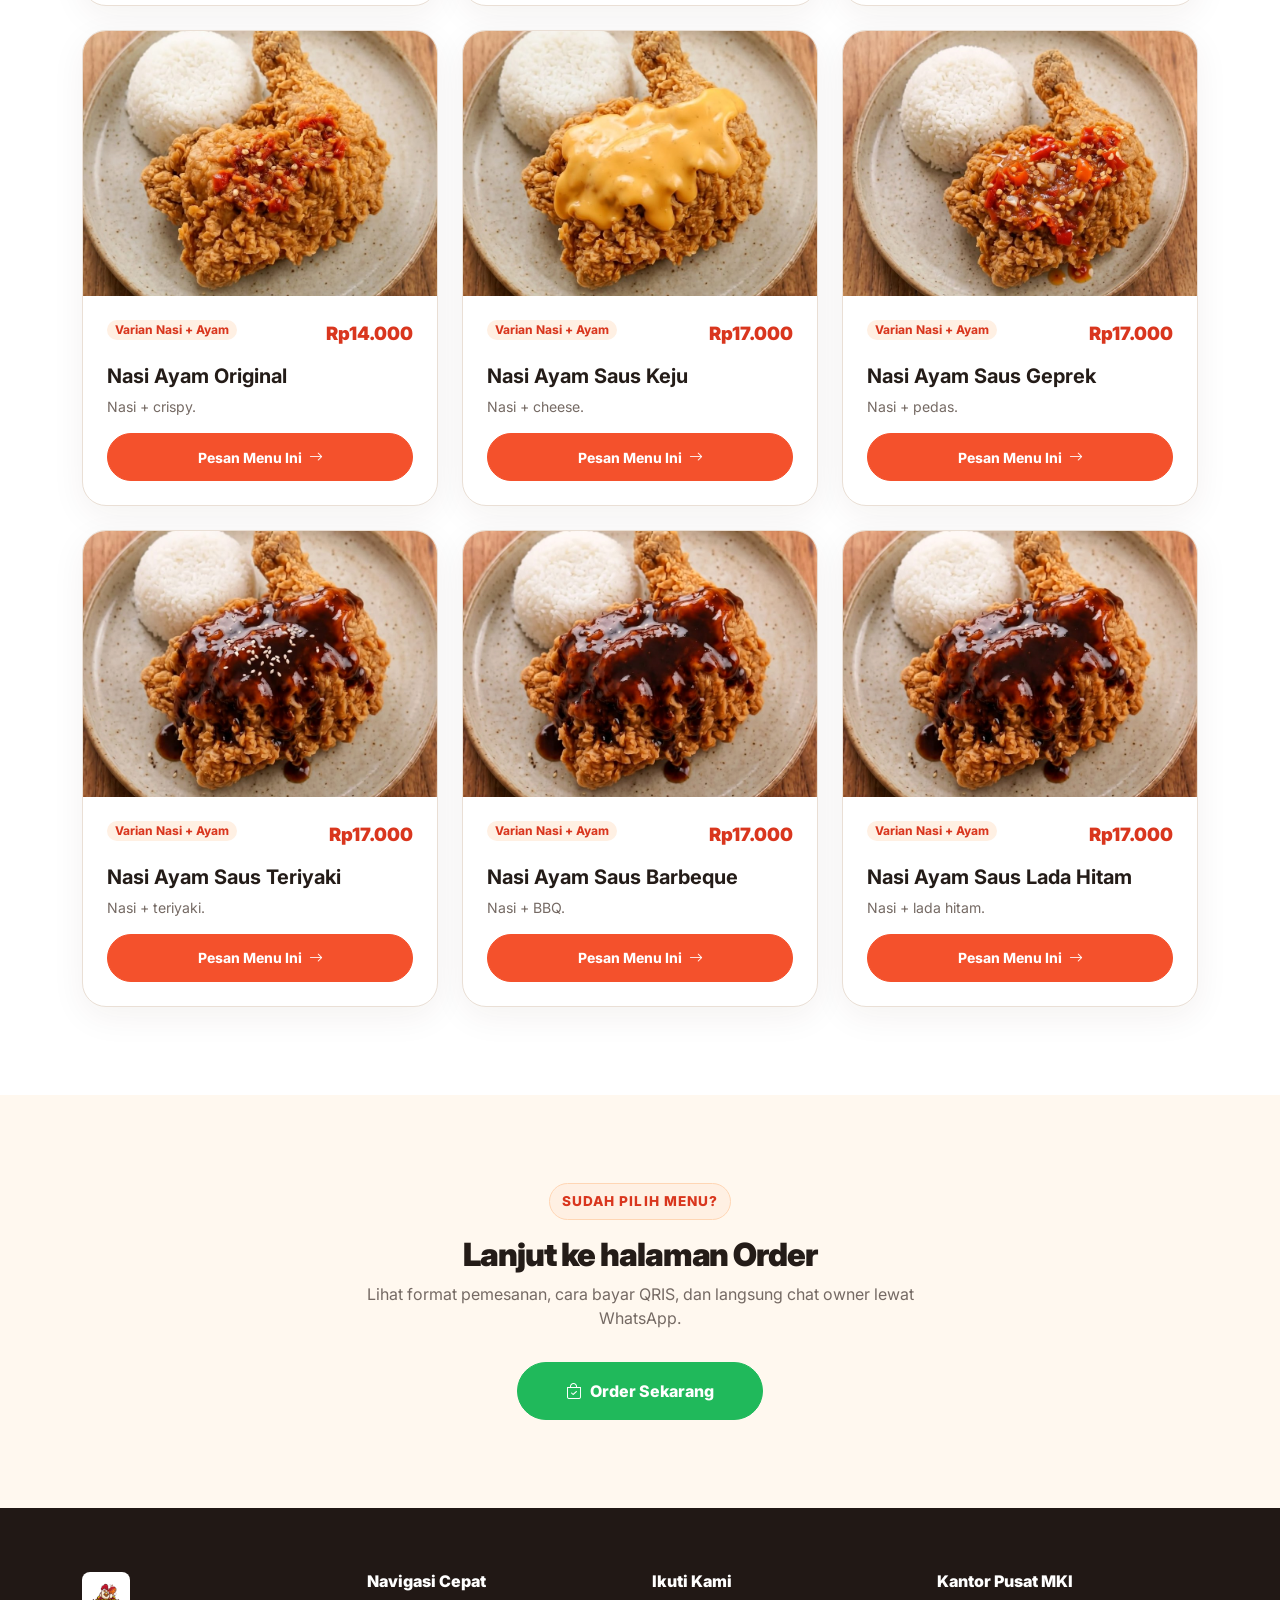
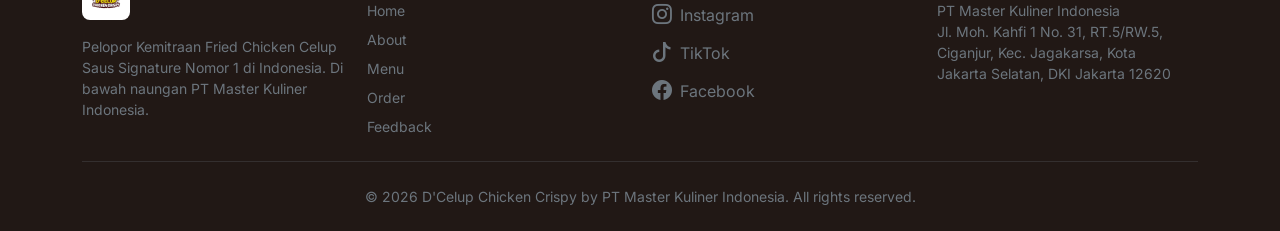
<file: menu.html>
<!doctype html>
<html lang="id">

<head>
  <meta charset="utf-8">
  <meta name="viewport" content="width=device-width, initial-scale=1">
  <title>Menu | D'CELUP Chicken Crispy</title>

  <link href="https://cdn.jsdelivr.net/npm/bootstrap@5.3.8/dist/css/bootstrap.min.css" rel="stylesheet">
  <link rel="preconnect" href="https://fonts.googleapis.com">
  <link rel="preconnect" href="https://fonts.gstatic.com" crossorigin>
  <link href="https://fonts.googleapis.com/css2?family=Inter:wght@400;500;600;700;800;900&display=swap"
    rel="stylesheet">
  <link href="https://cdn.jsdelivr.net/npm/bootstrap-icons@1.13.1/font/bootstrap-icons.min.css" rel="stylesheet">
  <link rel="stylesheet" href="css/style.css">

</head>

<body>

  <header>
    <nav class="navbar navbar-expand-xl fixed-top">
      <div class="container">
        <a class="navbar-brand d-flex align-items-center" href="index.html" aria-label="D'CELUP Home">
          <img src="images/logo/image.png" alt="D'CELUP Chicken Crispy" class="brand-logo">
          <span class="brand-text">D'CELUP</span>
        </a>
                                <button class="navbar-toggler border-0 shadow-none" type="button" data-bs-toggle="offcanvas" data-bs-target="#offcanvasNav"
          aria-controls="offcanvasNav" aria-label="Buka menu">
          <span class="navbar-toggler-icon"></span>
        </button>

        <div class="offcanvas offcanvas-end" tabindex="-1" id="offcanvasNav" aria-labelledby="offcanvasNavLabel">
          <div class="offcanvas-header border-bottom">
            <h5 class="offcanvas-title d-flex align-items-center" id="offcanvasNavLabel">
              <span class="brand-text fs-5">Menu Navigasi</span>
            </h5>
            <button type="button" class="btn-close shadow-none" data-bs-dismiss="offcanvas" aria-label="Tutup"></button>
          </div>
          <div class="offcanvas-body">
            <ul class="navbar-nav ms-auto align-items-xl-center">
            <li class="nav-item"><a class="nav-link" href="index.html">Home</a></li>
            <li class="nav-item"><a class="nav-link " href="about.html">About</a>
            </li>
            <li class="nav-item"><a class="nav-link active" href="menu.html">Menu</a></li>
            <li class="nav-item"><a class="nav-link " href="order.html">Order</a>
            <li class="nav-item"><a class="nav-link " href="feedback.html">Feedback</a>
            </li>
            <li class="nav-item ms-xl-2 mt-2 mt-xl-0">
              <a class="btn wa-btn px-3 py-2"
                href="https://api.whatsapp.com/send/?phone=6281233300582&text=Halo+Mba+Fauziah%2C+saya+tertarik+dengan+info+kemitraan+D%27Celup+Chicken+Crispy&type=phone_number&app_absent=0"
                target="_blank" rel="noopener">
                <i class="bi bi-whatsapp me-1"></i> WhatsApp
              </a>
            </li>
          </ul>
          </div>
        </div>
      </div>
    </nav>
  </header>

  <main>
    <section class="page-hero">
      <div class="container"><span class="kicker">Menu D'CELUP</span>
        <h1 class="display-3 mt-3">Pilih crispy favoritmu.</h1>
        <p class="lead text-secondary mt-3" style="max-width:760px">Dari ayam original sampai saus lada hitam, semuanya
          dibuat untuk jadi teman makan yang simpel tapi berkesan.</p>
      </div>
    </section>
    <section class="section">
      <div class="container">
        <div class="text-center mb-5">
          <h2 class="section-title">Semua Menu</h2>
          <p class="section-subtitle mx-auto">Harga mengikuti daftar menu yang diberikan untuk project website ini.</p>
        </div>
        <div class="row g-4">
          <div class="col-sm-6 col-lg-4">
            <article class="card-clean">
              <img src="images/ayam-original.jpg" alt="Ayam Original" class="product-img">
              <div class="p-4">
                <div class="d-flex justify-content-between gap-2 align-items-start"><span
                    class="badge badge-soft rounded-pill">Varian Ayam</span><span class="price">Rp10.000</span></div>
                <h3 class="h5 fw-bold mt-3">Ayam Original</h3>
                <p class="small-note">Crispy original.</p>
                <a href="order.html" class="btn btn-sm btn-brand w-100">Pesan Menu Ini <i
                    class="bi bi-arrow-right ms-1"></i></a>
              </div>
            </article>
          </div>
          <div class="col-sm-6 col-lg-4">
            <article class="card-clean">
              <img src="images/ayam-keju.jpg" alt="Ayam Saus Keju" class="product-img">
              <div class="p-4">
                <div class="d-flex justify-content-between gap-2 align-items-start"><span
                    class="badge badge-soft rounded-pill">Varian Ayam</span><span class="price">Rp13.000</span></div>
                <h3 class="h5 fw-bold mt-3">Ayam Saus Keju</h3>
                <p class="small-note">Creamy cheese.</p>
                <a href="order.html" class="btn btn-sm btn-brand w-100">Pesan Menu Ini <i
                    class="bi bi-arrow-right ms-1"></i></a>
              </div>
            </article>
          </div>
          <div class="col-sm-6 col-lg-4">
            <article class="card-clean">
              <img src="images/ayam-geprek.jpg" alt="Ayam Saus Geprek" class="product-img">
              <div class="p-4">
                <div class="d-flex justify-content-between gap-2 align-items-start"><span
                    class="badge badge-soft rounded-pill">Varian Ayam</span><span class="price">Rp13.000</span></div>
                <h3 class="h5 fw-bold mt-3">Ayam Saus Geprek</h3>
                <p class="small-note">Pedas gurih.</p>
                <a href="order.html" class="btn btn-sm btn-brand w-100">Pesan Menu Ini <i
                    class="bi bi-arrow-right ms-1"></i></a>
              </div>
            </article>
          </div>
          <div class="col-sm-6 col-lg-4">
            <article class="card-clean">
              <img src="images/ayam-teriyaki.jpg" alt="Ayam Saus Teriyaki" class="product-img">
              <div class="p-4">
                <div class="d-flex justify-content-between gap-2 align-items-start"><span
                    class="badge badge-soft rounded-pill">Varian Ayam</span><span class="price">Rp13.000</span></div>
                <h3 class="h5 fw-bold mt-3">Ayam Saus Teriyaki</h3>
                <p class="small-note">Manis gurih.</p>
                <a href="order.html" class="btn btn-sm btn-brand w-100">Pesan Menu Ini <i
                    class="bi bi-arrow-right ms-1"></i></a>
              </div>
            </article>
          </div>
          <div class="col-sm-6 col-lg-4">
            <article class="card-clean">
              <img src="images/ayam-bbq.jpg" alt="Ayam Saus Barbeque" class="product-img">
              <div class="p-4">
                <div class="d-flex justify-content-between gap-2 align-items-start"><span
                    class="badge badge-soft rounded-pill">Varian Ayam</span><span class="price">Rp13.000</span></div>
                <h3 class="h5 fw-bold mt-3">Ayam Saus Barbeque</h3>
                <p class="small-note">Smoky BBQ.</p>
                <a href="order.html" class="btn btn-sm btn-brand w-100">Pesan Menu Ini <i
                    class="bi bi-arrow-right ms-1"></i></a>
              </div>
            </article>
          </div>
          <div class="col-sm-6 col-lg-4">
            <article class="card-clean">
              <img src="images/ayam-lada-hitam.jpg" alt="Ayam Saus Lada Hitam" class="product-img">
              <div class="p-4">
                <div class="d-flex justify-content-between gap-2 align-items-start"><span
                    class="badge badge-soft rounded-pill">Varian Ayam</span><span class="price">Rp13.000</span></div>
                <h3 class="h5 fw-bold mt-3">Ayam Saus Lada Hitam</h3>
                <p class="small-note">Black pepper.</p>
                <a href="order.html" class="btn btn-sm btn-brand w-100">Pesan Menu Ini <i
                    class="bi bi-arrow-right ms-1"></i></a>
              </div>
            </article>
          </div>
          <div class="col-sm-6 col-lg-4">
            <article class="card-clean">
              <img src="images/nasi-original.jpg" alt="Nasi Ayam Original" class="product-img">
              <div class="p-4">
                <div class="d-flex justify-content-between gap-2 align-items-start"><span
                    class="badge badge-soft rounded-pill">Varian Nasi + Ayam</span><span class="price">Rp14.000</span>
                </div>
                <h3 class="h5 fw-bold mt-3">Nasi Ayam Original</h3>
                <p class="small-note">Nasi + crispy.</p>
                <a href="order.html" class="btn btn-sm btn-brand w-100">Pesan Menu Ini <i
                    class="bi bi-arrow-right ms-1"></i></a>
              </div>
            </article>
          </div>
          <div class="col-sm-6 col-lg-4">
            <article class="card-clean">
              <img src="images/nasi-keju.jpg" alt="Nasi Ayam Saus Keju" class="product-img">
              <div class="p-4">
                <div class="d-flex justify-content-between gap-2 align-items-start"><span
                    class="badge badge-soft rounded-pill">Varian Nasi + Ayam</span><span class="price">Rp17.000</span>
                </div>
                <h3 class="h5 fw-bold mt-3">Nasi Ayam Saus Keju</h3>
                <p class="small-note">Nasi + cheese.</p>
                <a href="order.html" class="btn btn-sm btn-brand w-100">Pesan Menu Ini <i
                    class="bi bi-arrow-right ms-1"></i></a>
              </div>
            </article>
          </div>
          <div class="col-sm-6 col-lg-4">
            <article class="card-clean">
              <img src="images/nasi-geprek.jpg" alt="Nasi Ayam Saus Geprek" class="product-img">
              <div class="p-4">
                <div class="d-flex justify-content-between gap-2 align-items-start"><span
                    class="badge badge-soft rounded-pill">Varian Nasi + Ayam</span><span class="price">Rp17.000</span>
                </div>
                <h3 class="h5 fw-bold mt-3">Nasi Ayam Saus Geprek</h3>
                <p class="small-note">Nasi + pedas.</p>
                <a href="order.html" class="btn btn-sm btn-brand w-100">Pesan Menu Ini <i
                    class="bi bi-arrow-right ms-1"></i></a>
              </div>
            </article>
          </div>
          <div class="col-sm-6 col-lg-4">
            <article class="card-clean">
              <img src="images/nasi-teriyaki.jpg" alt="Nasi Ayam Saus Teriyaki" class="product-img">
              <div class="p-4">
                <div class="d-flex justify-content-between gap-2 align-items-start"><span
                    class="badge badge-soft rounded-pill">Varian Nasi + Ayam</span><span class="price">Rp17.000</span>
                </div>
                <h3 class="h5 fw-bold mt-3">Nasi Ayam Saus Teriyaki</h3>
                <p class="small-note">Nasi + teriyaki.</p>
                <a href="order.html" class="btn btn-sm btn-brand w-100">Pesan Menu Ini <i
                    class="bi bi-arrow-right ms-1"></i></a>
              </div>
            </article>
          </div>
          <div class="col-sm-6 col-lg-4">
            <article class="card-clean">
              <img src="images/nasi-bbq.jpg" alt="Nasi Ayam Saus Barbeque" class="product-img">
              <div class="p-4">
                <div class="d-flex justify-content-between gap-2 align-items-start"><span
                    class="badge badge-soft rounded-pill">Varian Nasi + Ayam</span><span class="price">Rp17.000</span>
                </div>
                <h3 class="h5 fw-bold mt-3">Nasi Ayam Saus Barbeque</h3>
                <p class="small-note">Nasi + BBQ.</p>
                <a href="order.html" class="btn btn-sm btn-brand w-100">Pesan Menu Ini <i
                    class="bi bi-arrow-right ms-1"></i></a>
              </div>
            </article>
          </div>
          <div class="col-sm-6 col-lg-4">
            <article class="card-clean">
              <img src="images/nasi-lada-hitam.jpg" alt="Nasi Ayam Saus Lada Hitam" class="product-img">
              <div class="p-4">
                <div class="d-flex justify-content-between gap-2 align-items-start"><span
                    class="badge badge-soft rounded-pill">Varian Nasi + Ayam</span><span class="price">Rp17.000</span>
                </div>
                <h3 class="h5 fw-bold mt-3">Nasi Ayam Saus Lada Hitam</h3>
                <p class="small-note">Nasi + lada hitam.</p>
                <a href="order.html" class="btn btn-sm btn-brand w-100">Pesan Menu Ini <i
                    class="bi bi-arrow-right ms-1"></i></a>
              </div>
            </article>
          </div>
        </div>
      </div>
    </section>

    <section class="section section-soft">
      <div class="container">
        <div class="text-center" style="max-width: 600px; margin: 0 auto;">
          <span class="kicker">Sudah pilih menu?</span>
          <h2 class="section-title mt-3">Lanjut ke halaman Order</h2>
          <p class="section-subtitle">Lihat format pemesanan, cara bayar QRIS, dan langsung chat owner lewat WhatsApp.
          </p>
          <a href="order.html" class="btn wa-btn px-5 py-3 mt-3"><i class="bi bi-bag-check me-2"></i>Order Sekarang</a>
        </div>
      </div>
    </section>
  </main>


  <footer class="footer">
    <div class="container">
      <div class="row g-4">
        <!-- Kolom 1: Brand & Deskripsi -->
        <div class="col-lg-3">
          <img src="images/logo/image.png" alt="D'CELUP Chicken Crispy" class="brand-logo bg-white rounded-3 p-1 mb-3">
          <p class="mb-0 small text-secondary">Pelopor Kemitraan Fried Chicken Celup Saus Signature Nomor 1 di
            Indonesia. Di bawah naungan PT Master Kuliner Indonesia.</p>
        </div>

        <!-- Kolom 2: Peta Situs (Sitemap) -->
        <div class="col-6 col-md-4 col-lg-3">
          <h6 class="footer-title">Navigasi Cepat</h6>
          <div class="d-flex flex-column gap-2 small">
            <a href="index.html" class="text-decoration-none text-secondary hover-text-primary">Home</a>
            <a href="about.html" class="text-decoration-none text-secondary hover-text-primary">About</a>
            <a href="menu.html" class="text-decoration-none text-secondary hover-text-primary">Menu</a>
            <a href="order.html" class="text-decoration-none text-secondary hover-text-primary">Order</a>
            <a href="feedback.html" class="text-decoration-none text-secondary hover-text-primary">Feedback</a>
          </div>
        </div>

        <!-- Kolom 3: Ikuti Kami -->
        <div class="col-6 col-md-4 col-lg-3">
          <h6 class="footer-title">Ikuti Kami</h6>
          <div class="d-flex flex-column gap-2">
            <a href="https://www.instagram.com/dcelupchickencrispy.id/" target="_blank" rel="noopener"
              class="text-decoration-none text-secondary hover-text-primary d-flex align-items-center gap-2">
              <i class="bi bi-instagram fs-5"></i> Instagram
            </a>
            <a href="https://www.tiktok.com/@dcelupchickencrispy.id" target="_blank" rel="noopener"
              class="text-decoration-none text-secondary hover-text-primary d-flex align-items-center gap-2">
              <i class="bi bi-tiktok fs-5"></i> TikTok
            </a>
            <a href="https://www.facebook.com/p/Bisnis-Dcelup-Chicken-Crispy-61556764181419/" target="_blank"
              rel="noopener"
              class="text-decoration-none text-secondary hover-text-primary d-flex align-items-center gap-2">
              <i class="bi bi-facebook fs-5"></i> Facebook
            </a>
          </div>
        </div>

        <!-- Kolom 4: Kantor Pusat -->
        <div class="col-md-4 col-lg-3">
          <h6 class="footer-title">Kantor Pusat MKI</h6>
          <p class="mb-0 small text-secondary">PT Master Kuliner Indonesia<br>Jl. Moh. Kahfi 1 No. 31,
            RT.5/RW.5,<br>Ciganjur, Kec. Jagakarsa, Kota<br>Jakarta Selatan, DKI Jakarta 12620</p>
        </div>
      </div>
      <hr class="border-secondary my-4 opacity-25">
      <div class="text-center small text-secondary">
        <span>&copy; 2026 D'Celup Chicken Crispy by PT Master Kuliner Indonesia. All rights reserved.</span>
      </div>
    </div>
  </footer>
  <script src="https://cdn.jsdelivr.net/npm/bootstrap@5.3.8/dist/js/bootstrap.bundle.min.js"></script>
</body>

</html>
</file>
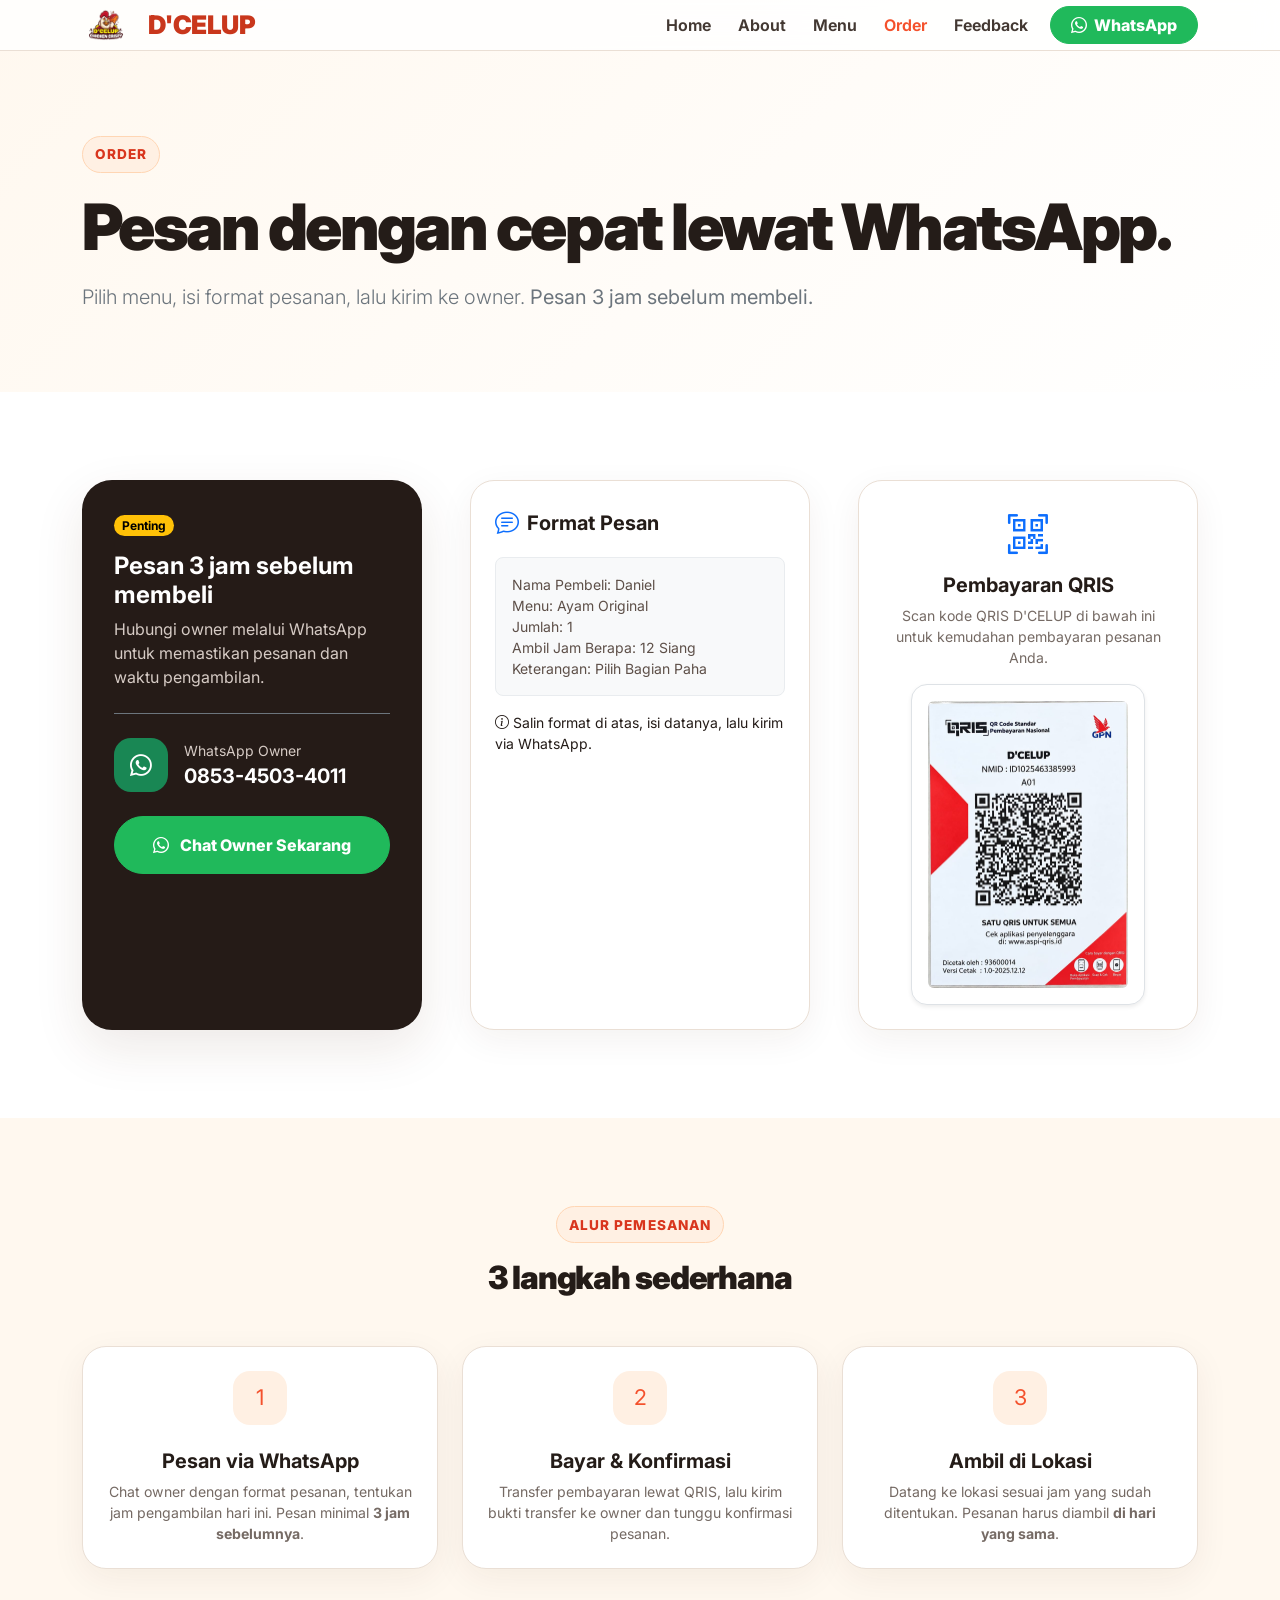
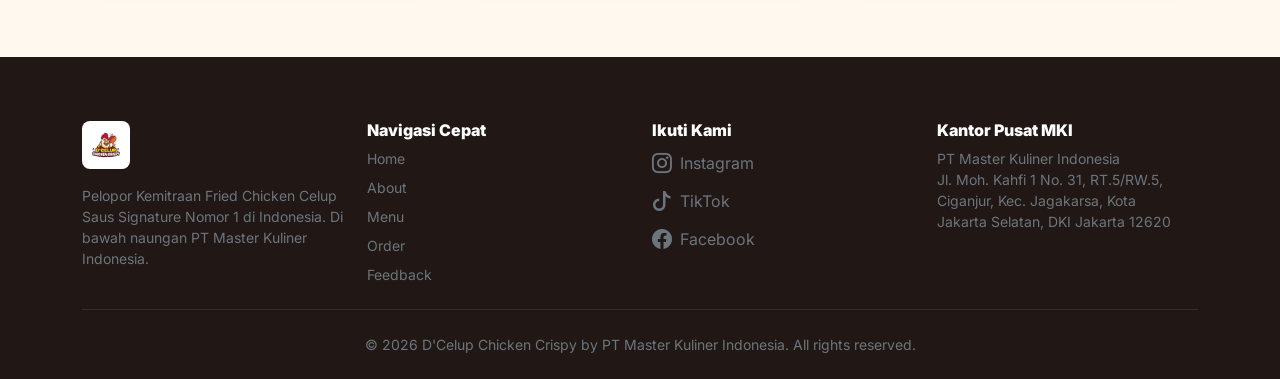
<file: order.html>
<!doctype html>
<html lang="id">

<head>
  <meta charset="utf-8">
  <meta name="viewport" content="width=device-width, initial-scale=1">
  <title>Order | D'CELUP Chicken Crispy</title>

  <link href="https://cdn.jsdelivr.net/npm/bootstrap@5.3.8/dist/css/bootstrap.min.css" rel="stylesheet">
  <link rel="preconnect" href="https://fonts.googleapis.com">
  <link rel="preconnect" href="https://fonts.gstatic.com" crossorigin>
  <link href="https://fonts.googleapis.com/css2?family=Inter:wght@400;500;600;700;800;900&display=swap"
    rel="stylesheet">
  <link href="https://cdn.jsdelivr.net/npm/bootstrap-icons@1.13.1/font/bootstrap-icons.min.css" rel="stylesheet">
  <link rel="stylesheet" href="css/style.css">
</head>

<body>

  <header>
    <nav class="navbar navbar-expand-xl fixed-top">
      <div class="container">
        <a class="navbar-brand d-flex align-items-center" href="index.html" aria-label="D'CELUP Home">
          <img src="images/logo/image.png" alt="D'CELUP Chicken Crispy" class="brand-logo">
          <span class="brand-text">D'CELUP</span>
        </a>
                                <button class="navbar-toggler border-0 shadow-none" type="button" data-bs-toggle="offcanvas" data-bs-target="#offcanvasNav"
          aria-controls="offcanvasNav" aria-label="Buka menu">
          <span class="navbar-toggler-icon"></span>
        </button>

        <div class="offcanvas offcanvas-end" tabindex="-1" id="offcanvasNav" aria-labelledby="offcanvasNavLabel">
          <div class="offcanvas-header border-bottom">
            <h5 class="offcanvas-title d-flex align-items-center" id="offcanvasNavLabel">
              <span class="brand-text fs-5">Menu Navigasi</span>
            </h5>
            <button type="button" class="btn-close shadow-none" data-bs-dismiss="offcanvas" aria-label="Tutup"></button>
          </div>
          <div class="offcanvas-body">
            <ul class="navbar-nav ms-auto align-items-xl-center">
            <li class="nav-item"><a class="nav-link" href="index.html">Home</a></li>
            <li class="nav-item"><a class="nav-link" href="about.html">About</a>
            </li>
            <li class="nav-item"><a class="nav-link" href="menu.html">Menu</a></li>
            <li class="nav-item"><a class="nav-link active" href="order.html">Order</a>
            </li>
            <li class="nav-item"><a class="nav-link" href="feedback.html">Feedback</a>
            </li>
            <li class="nav-item ms-xl-2 mt-2 mt-xl-0">
              <a class="btn wa-btn px-3 py-2"
                href="https://wa.me/6285345034011?text=Halo D'CELUP, saya ingin memesan.%0ANama Pembeli: %0AMenu: %0AJumlah: %0AAmbil Jam Berapa: %0AKeterangan: "
                target="_blank" rel="noopener">
                <i class="bi bi-whatsapp me-1"></i> WhatsApp
              </a>
            </li>
          </ul>
          </div>
        </div>
      </div>
    </nav>
  </header>

  <main>
    <section class="page-hero">
      <div class="container"><span class="kicker">Order</span>
        <h1 class="display-3 mt-3">Pesan dengan cepat lewat WhatsApp.</h1>
        <p class="lead text-secondary mt-3" style="max-width:780px">Pilih menu, isi format pesanan, lalu kirim ke owner.
          <strong>Pesan 3 jam sebelum membeli.</strong>
        </p>
      </div>
    </section>

    <!-- Section: Info Pemesanan -->
    <section class="section">
      <div class="container">
        <div class="row g-4 g-lg-5">
          <!-- Kolom 1: Pesan & WhatsApp -->
          <div class="col-lg-4">
            <div class="order-panel h-100">
              <span class="badge text-bg-warning rounded-pill">Penting</span>
              <h2 class="h4 fw-bold mt-3">Pesan 3 jam sebelum membeli</h2>
              <p class="muted">Hubungi owner melalui WhatsApp untuk memastikan pesanan dan waktu pengambilan.</p>
              <div class="d-flex align-items-center gap-3 border-top border-secondary pt-4 mt-4">
                <div class="icon-box bg-success text-white"><i class="bi bi-whatsapp"></i></div>
                <div>
                  <div class="small muted">WhatsApp Owner</div>
                  <div class="fw-bold fs-5">0853-4503-4011</div>
                </div>
              </div>
              <a href="https://wa.me/6285345034011?text=Halo D'CELUP, saya ingin memesan.%0ANama Pembeli: %0AMenu: %0AJumlah: %0AAmbil Jam Berapa: %0AKeterangan: "
                target="_blank" rel="noopener" class="btn wa-btn w-100 mt-4 py-3"><i class="bi bi-whatsapp me-2"></i>
                Chat Owner Sekarang</a>
            </div>
          </div>
          <!-- Kolom 2: Format Pesan -->
          <div class="col-lg-4">
            <div class="card-clean p-4 h-100">
              <div class="d-flex align-items-center mb-3">
                <i class="bi bi-chat-text fs-4 text-primary me-2"></i>
                <h3 class="h5 fw-bold mb-0">Format Pesan</h3>
              </div>
              <div class="bg-light p-3 rounded-3 border border-light-subtle">
                <pre class="small mb-0" style="white-space:pre-wrap;color:#5d4f48; font-family: inherit;">Nama Pembeli: Daniel
Menu: Ayam Original
Jumlah: 1
Ambil Jam Berapa: 12 Siang
Keterangan: Pilih Bagian Paha</pre>
              </div>
              <p class="small muted mt-3 mb-0"><i class="bi bi-info-circle me-1"></i>Salin format di atas, isi datanya,
                lalu kirim via WhatsApp.</p>
            </div>
          </div>
          <!-- Kolom 3: QRIS -->
          <div class="col-lg-4">
            <div class="card-clean p-4 h-100 text-center">
              <div class="d-flex justify-content-center mb-2">
                <i class="bi bi-qr-code-scan fs-1 text-primary"></i>
              </div>
              <h3 class="h5 fw-bold">Pembayaran QRIS</h3>
              <p class="small-note mb-3">Scan kode QRIS D'CELUP di bawah ini untuk kemudahan pembayaran pesanan Anda.
              </p>
              <div class="bg-white p-3 rounded-4 shadow-sm border d-inline-block">
                <img src="images/qris/qris.jpg" alt="Kode QRIS D'CELUP" class="img-fluid rounded"
                  style="max-width: 200px;">
              </div>
            </div>
          </div>
        </div>
      </div>
    </section>

    <section class="section section-soft">
      <div class="container">
        <div class="text-center mb-5"><span class="kicker">Alur pemesanan</span>
          <h2 class="section-title mt-3">3 langkah sederhana</h2>
        </div>
        <div class="row g-4">
          <div class="col-md-4">
            <article class="card-clean feature-card text-center">
              <div class="icon-box mx-auto">1</div>
              <h3 class="h5 fw-bold mt-4">Pesan via WhatsApp</h3>
              <p class="small-note mb-0">Chat owner dengan format pesanan, tentukan jam pengambilan hari ini. Pesan
                minimal <strong>3 jam sebelumnya</strong>.</p>
            </article>
          </div>
          <div class="col-md-4">
            <article class="card-clean feature-card text-center">
              <div class="icon-box mx-auto">2</div>
              <h3 class="h5 fw-bold mt-4">Bayar & Konfirmasi</h3>
              <p class="small-note mb-0">Transfer pembayaran lewat QRIS, lalu kirim bukti transfer ke owner dan tunggu
                konfirmasi pesanan.</p>
            </article>
          </div>
          <div class="col-md-4">
            <article class="card-clean feature-card text-center">
              <div class="icon-box mx-auto">3</div>
              <h3 class="h5 fw-bold mt-4">Ambil di Lokasi</h3>
              <p class="small-note mb-0">Datang ke lokasi sesuai jam yang sudah ditentukan. Pesanan harus diambil
                <strong>di hari yang sama</strong>.
              </p>
            </article>
          </div>
        </div>
      </div>
    </section>
  </main>


  <footer class="footer">
    <div class="container">
      <div class="row g-4">
        <!-- Kolom 1: Brand & Deskripsi -->
        <div class="col-lg-3">
          <img src="images/logo/image.png" alt="D'CELUP Chicken Crispy" class="brand-logo bg-white rounded-3 p-1 mb-3">
          <p class="mb-0 small text-secondary">Pelopor Kemitraan Fried Chicken Celup Saus Signature Nomor 1 di
            Indonesia. Di bawah naungan PT Master Kuliner Indonesia.</p>
        </div>

        <!-- Kolom 2: Peta Situs (Sitemap) -->
        <div class="col-6 col-md-4 col-lg-3">
          <h6 class="footer-title">Navigasi Cepat</h6>
          <div class="d-flex flex-column gap-2 small">
            <a href="index.html" class="text-decoration-none text-secondary hover-text-primary">Home</a>
            <a href="about.html" class="text-decoration-none text-secondary hover-text-primary">About</a>
            <a href="menu.html" class="text-decoration-none text-secondary hover-text-primary">Menu</a>
            <a href="order.html" class="text-decoration-none text-secondary hover-text-primary">Order</a>
            <a href="feedback.html" class="text-decoration-none text-secondary hover-text-primary">Feedback</a>
          </div>
        </div>

        <!-- Kolom 3: Ikuti Kami -->
        <div class="col-6 col-md-4 col-lg-3">
          <h6 class="footer-title">Ikuti Kami</h6>
          <div class="d-flex flex-column gap-2">
            <a href="https://www.instagram.com/dcelupchickencrispy.id/" target="_blank" rel="noopener"
              class="text-decoration-none text-secondary hover-text-primary d-flex align-items-center gap-2">
              <i class="bi bi-instagram fs-5"></i> Instagram
            </a>
            <a href="https://www.tiktok.com/@dcelupchickencrispy.id" target="_blank" rel="noopener"
              class="text-decoration-none text-secondary hover-text-primary d-flex align-items-center gap-2">
              <i class="bi bi-tiktok fs-5"></i> TikTok
            </a>
            <a href="https://www.facebook.com/p/Bisnis-Dcelup-Chicken-Crispy-61556764181419/" target="_blank"
              rel="noopener"
              class="text-decoration-none text-secondary hover-text-primary d-flex align-items-center gap-2">
              <i class="bi bi-facebook fs-5"></i> Facebook
            </a>
          </div>
        </div>

        <!-- Kolom 4: Kantor Pusat -->
        <div class="col-md-4 col-lg-3">
          <h6 class="footer-title">Kantor Pusat MKI</h6>
          <p class="mb-0 small text-secondary">PT Master Kuliner Indonesia<br>Jl. Moh. Kahfi 1 No. 31,
            RT.5/RW.5,<br>Ciganjur, Kec. Jagakarsa, Kota<br>Jakarta Selatan, DKI Jakarta 12620</p>
        </div>
      </div>
      <hr class="border-secondary my-4 opacity-25">
      <div class="text-center small text-secondary">
        <span>&copy; 2026 D'Celup Chicken Crispy by PT Master Kuliner Indonesia. All rights reserved.</span>
      </div>
    </div>
  </footer>
  <script src="https://cdn.jsdelivr.net/npm/bootstrap@5.3.8/dist/js/bootstrap.bundle.min.js"></script>
</body>

</html>
</file>
<file: css/style.css>
:root {
  --orange: #f4512c;
  --orange-dark: #c9371c;
  --red: #d9361e;
  --cream: #fff8ef;
  --cream-2: #fff0dc;
  --ink: #241c18;
  --muted: #756a64;
  --line: #eadfd5;
  --shadow: 0 18px 50px rgba(75, 42, 22, .10);
}

* {
  box-sizing: border-box
}

html {
  scroll-behavior: smooth
}

body {
  font-family: Inter, system-ui, -apple-system, BlinkMacSystemFont, "Segoe UI", sans-serif;
  color: var(--ink);
  background: #fff
}

a {
  text-decoration: none
}

.navbar {
  padding-top: 1px;
  padding-bottom: 1px;
  min-height: 45px;
  background: rgba(255, 255, 255, .8);
  backdrop-filter: blur(12px);
  box-shadow: 0 1px 0 var(--line)
}

.navbar-brand {
  padding: 0 !important;
}

.brand-logo {
  width: 70px;
  height: auto;
  object-fit: contain;
}

.brand-text {
  font-weight: 900;
  font-size: 1.3rem;
  color: var(--orange);
  margin-left: 10px;
  letter-spacing: -0.02em;
}

.navbar .nav-link {
  font-weight: 650;
  color: #433832 !important;
  padding: .2rem .85rem !important
}

.navbar .btn {
  padding: 0.4rem 1.25rem !important;
}

.navbar .nav-link:hover,
.navbar .nav-link.active {
  color: var(--orange) !important
}

.btn-brand {
  background: var(--orange);
  border-color: var(--orange);
  color: #fff;
  font-weight: 750;
  border-radius: 999px;
  padding: .8rem 1.3rem;
}

.btn-brand:hover {
  background: var(--orange-dark);
  border-color: var(--orange-dark);
  color: #fff;
}

.btn-outline-brand {
  border: 2px solid var(--orange);
  color: var(--orange);
  font-weight: 750;
  border-radius: 999px;
  padding: .72rem 1.25rem;
}

.btn-outline-brand:hover {
  background: var(--orange);
  color: #fff;
}

.hero {
  min-height: 82vh;
  display: flex;
  align-items: center;
  background: radial-gradient(circle at 90% 15%, #ffe1bd 0, #fff8ef 38%, #fff 72%);
  padding: 7rem 0 4rem;
  overflow: hidden;
}

.hero h1 {
  font-size: clamp(2.7rem, 6vw, 5.2rem);
  line-height: .98;
  font-weight: 900;
  letter-spacing: -.055em;
}

.hero .lead {
  font-size: 1.12rem;
  color: var(--muted);
  max-width: 610px;
}

.kicker {
  display: inline-flex;
  gap: .5rem;
  align-items: center;
  background: #fff0e3;
  color: var(--red);
  border: 1px solid #ffd6b4;
  padding: .45rem .75rem;
  border-radius: 999px;
  font-size: .85rem;
  font-weight: 800;
  text-transform: uppercase;
  letter-spacing: .08em;
}

.hero-art {
  width: 70%;
  border-radius: 34px;
  box-shadow: var(--shadow);
  height: 500px;
  margin-left: 100px;
}

.section {
  padding: 5.5rem 0
}

.section-soft {
  background: var(--cream)
}

.section-title {
  font-weight: 900;
  letter-spacing: -.035em
}

.section-subtitle {
  color: var(--muted);
  max-width: 680px
}

.card-clean {
  border: 1px solid var(--line);
  border-radius: 24px;
  box-shadow: 0 10px 35px rgba(75, 42, 22, .06);
  overflow: hidden;
  background: #fff;
  height: 100%;
  transition: .25s ease
}

.card-clean:hover {
  transform: translateY(-5px);
  box-shadow: 0 18px 45px rgba(75, 42, 22, .12)
}

.product-img {
  width: 100%;
  aspect-ratio: 1.25;
  object-fit: cover;
  background: var(--cream)
}

.price {
  font-weight: 900;
  color: var(--red);
  font-size: 1.15rem
}

.badge-soft {
  background: #fff0e3;
  color: var(--red);
  font-weight: 750
}

.icon-box {
  width: 54px;
  height: 54px;
  border-radius: 17px;
  background: #fff0e3;
  color: var(--orange);
  display: grid;
  place-items: center;
  font-size: 1.35rem
}

.feature-card {
  padding: 1.5rem
}

.stat {
  font-size: 2.2rem;
  font-weight: 900;
  color: var(--red)
}

.page-hero {
  padding: 8.5rem 0 4rem;
  background: linear-gradient(135deg, #fff8ef, #fff)
}

.page-hero h1 {
  font-weight: 900;
  letter-spacing: -.04em
}

.location-img {
  width: 100%;
  height: 430px;
  object-fit: cover;
  border-radius: 28px;
  box-shadow: var(--shadow)
}

.order-panel {
  background: #251b17;
  color: #fff;
  border-radius: 30px;
  padding: 2rem;
  box-shadow: var(--shadow)
}

.order-panel .muted {
  color: #d6cbc5
}

.wa-btn {
  background: #20b95b;
  border-color: #20b95b;
  color: #fff;
  font-weight: 800;
  border-radius: 999px
}

.wa-btn:hover {
  background: #149746;
  border-color: #149746;
  color: #fff
}

.social-link {
  display: flex;
  align-items: center;
  gap: .8rem;
  color: var(--ink);
  font-weight: 700;
  padding: .85rem 0;
  border-bottom: 1px solid var(--line)
}

.social-link:hover {
  color: var(--orange)
}

.form-control,
.form-select {
  border-radius: 14px;
  padding: .8rem 1rem;
  border: 1px solid #ddd0c6
}

.form-control:focus,
.form-select:focus {
  border-color: var(--orange);
  box-shadow: 0 0 0 .2rem rgba(244, 81, 44, .12)
}

.rating input {
  display: none
}

.rating label {
  font-size: 2rem;
  color: #cfc5bf;
  cursor: pointer;
  transition: .15s
}

.rating input:checked~label,
.rating label:hover,
.rating label:hover~label {
  color: #ffad0a
}

.footer {
  background: #211815;
  color: #e9dfda;
  padding: 4rem 0 1.5rem
}

.footer a {
  color: #e9dfda
}

.footer a:hover {
  color: #ffb08e
}

.footer-title {
  font-weight: 850;
  color: #fff
}

.gallery-img {
  width: 100%;
  aspect-ratio: 1/1;
  object-fit: cover;
  border-radius: 20px;
  border: 1px solid var(--line)
}

.timeline {
  border-left: 2px solid #ffd2bd;
  padding-left: 1.3rem
}

.timeline-item {
  position: relative;
  margin-bottom: 1.5rem
}

.timeline-item:before {
  content: "";
  position: absolute;
  width: 13px;
  height: 13px;
  background: var(--orange);
  border-radius: 50%;
  left: -1.76rem;
  top: .35rem;
  border: 3px solid #fff
}

.small-note {
  font-size: .88rem;
  color: var(--muted)
}

@media(max-width:991px) {
  .hero {
    padding-top: 6.5rem
  }

  .hero-art {
    margin-top: 2rem
  }

  .location-img {
    height: 350px
  }
}

@media(max-width:575px) {
  .brand-logo {
    width: 145px
  }

  .hero {
    min-height: auto;
    padding: 6rem 0 3.5rem
  }

  .section {
    padding: 4rem 0
  }

  .page-hero {
    padding: 7rem 0 3rem
  }

  .location-img {
    height: 270px
  }
}
/* HD Image Styling & Uniform Sizing */
.product-img, .gallery-img {
  width: 100%;
  aspect-ratio: 4 / 3;
  object-fit: cover;
  background: var(--cream);
  transition: transform 0.4s cubic-bezier(0.165, 0.84, 0.44, 1), filter 0.4s ease;
  filter: contrast(1.02) brightness(1.0);
}

.gallery-img {
  aspect-ratio: 1 / 1; /* For order.html grid */
}

/* Hover Zoom Effect for Premium Feel */
.card-clean:hover .product-img,
.product-card:hover .gallery-img {
  transform: scale(1.08);
  filter: contrast(1.05) brightness(1.03);
}

/* Utility for footer hover links */
.hover-text-primary {
  transition: color 0.2s ease;
}
.hover-text-primary:hover {
  color: var(--red) !important;
}

/* BRAND & NAVBAR OVERRIDES */



@media (max-width: 1199px) {
  .navbar {
    background-color: #fff !important;
  }
  .navbar-collapse {
    background-color: #fff8ef;
    border: 2px solid #1a2721;
    border-radius: 16px;
    padding: 1rem;
    margin-top: 0.8rem;
    box-shadow: 0 10px 25px rgba(0,0,0,0.1);
  }
  .navbar-nav {
    text-align: left !important;
    align-items: stretch !important;
  }
  .navbar-nav .nav-link {
    color: #1a2721 !important;
    font-weight: 700;
    font-size: 1.1rem;
    padding: 12px 20px;
    border-radius: 12px;
    margin-bottom: 8px;
    transition: 0.2s;
  }
  .navbar-nav .nav-link:hover {
    background-color: rgba(26, 39, 33, 0.05);
  }
  .navbar-nav .nav-link.active {
    background-color: #1a2721 !important;
    color: #fff !important;
  }
  .navbar-nav .wa-btn {
    width: 100%;
    margin-top: 10px;
    padding: 14px;
    font-size: 1.1rem;
    border-radius: 12px;
    background-color: #df5831 !important;
    border: 2px solid #1a2721;
    color: #fff !important;
    display: flex;
    justify-content: center;
    box-shadow: 0 4px 0 #1a2721;
  }
  .navbar-nav .wa-btn:active {
    transform: translateY(4px);
    box-shadow: none;
  }
}




/* BRAND & NAVBAR RESPONSIVENESS */
.brand-logo {
  width: auto;
  margin-right: 8px;
}
.brand-text {
  font-weight: 900;
  color: var(--orange-dark, #e65c00);
  letter-spacing: -0.02em;
}

/* Default (Laptop & PC) */
.brand-logo {
  height: 48px;
}
.brand-text {
  font-size: 1.6rem;
}

/* HP & Tablet */
@media (max-width: 1199px) {
  .brand-logo {
    height: 32px !important;
  }
  .brand-text {
    font-size: 1.2rem;
  }
}

/* HERO IMAGE FIX */
.hero-art {
  width: 100%;
  max-width: 550px;
  height: auto;
  border-radius: 24px;
  object-fit: cover;
  box-shadow: 0 20px 40px rgba(75, 42, 22, 0.15);
  display: block;
  margin: 0 auto;
  transition: transform 0.3s ease;
}
.hero-art:hover {
  transform: translateY(-10px);
}

/* OFFCANVAS MOBILE FIX */
.offcanvas-end {
  max-width: 80vw !important;
}
.offcanvas-body {
  overflow-y: auto !important;
  overflow-x: hidden !important;
}
</file>
